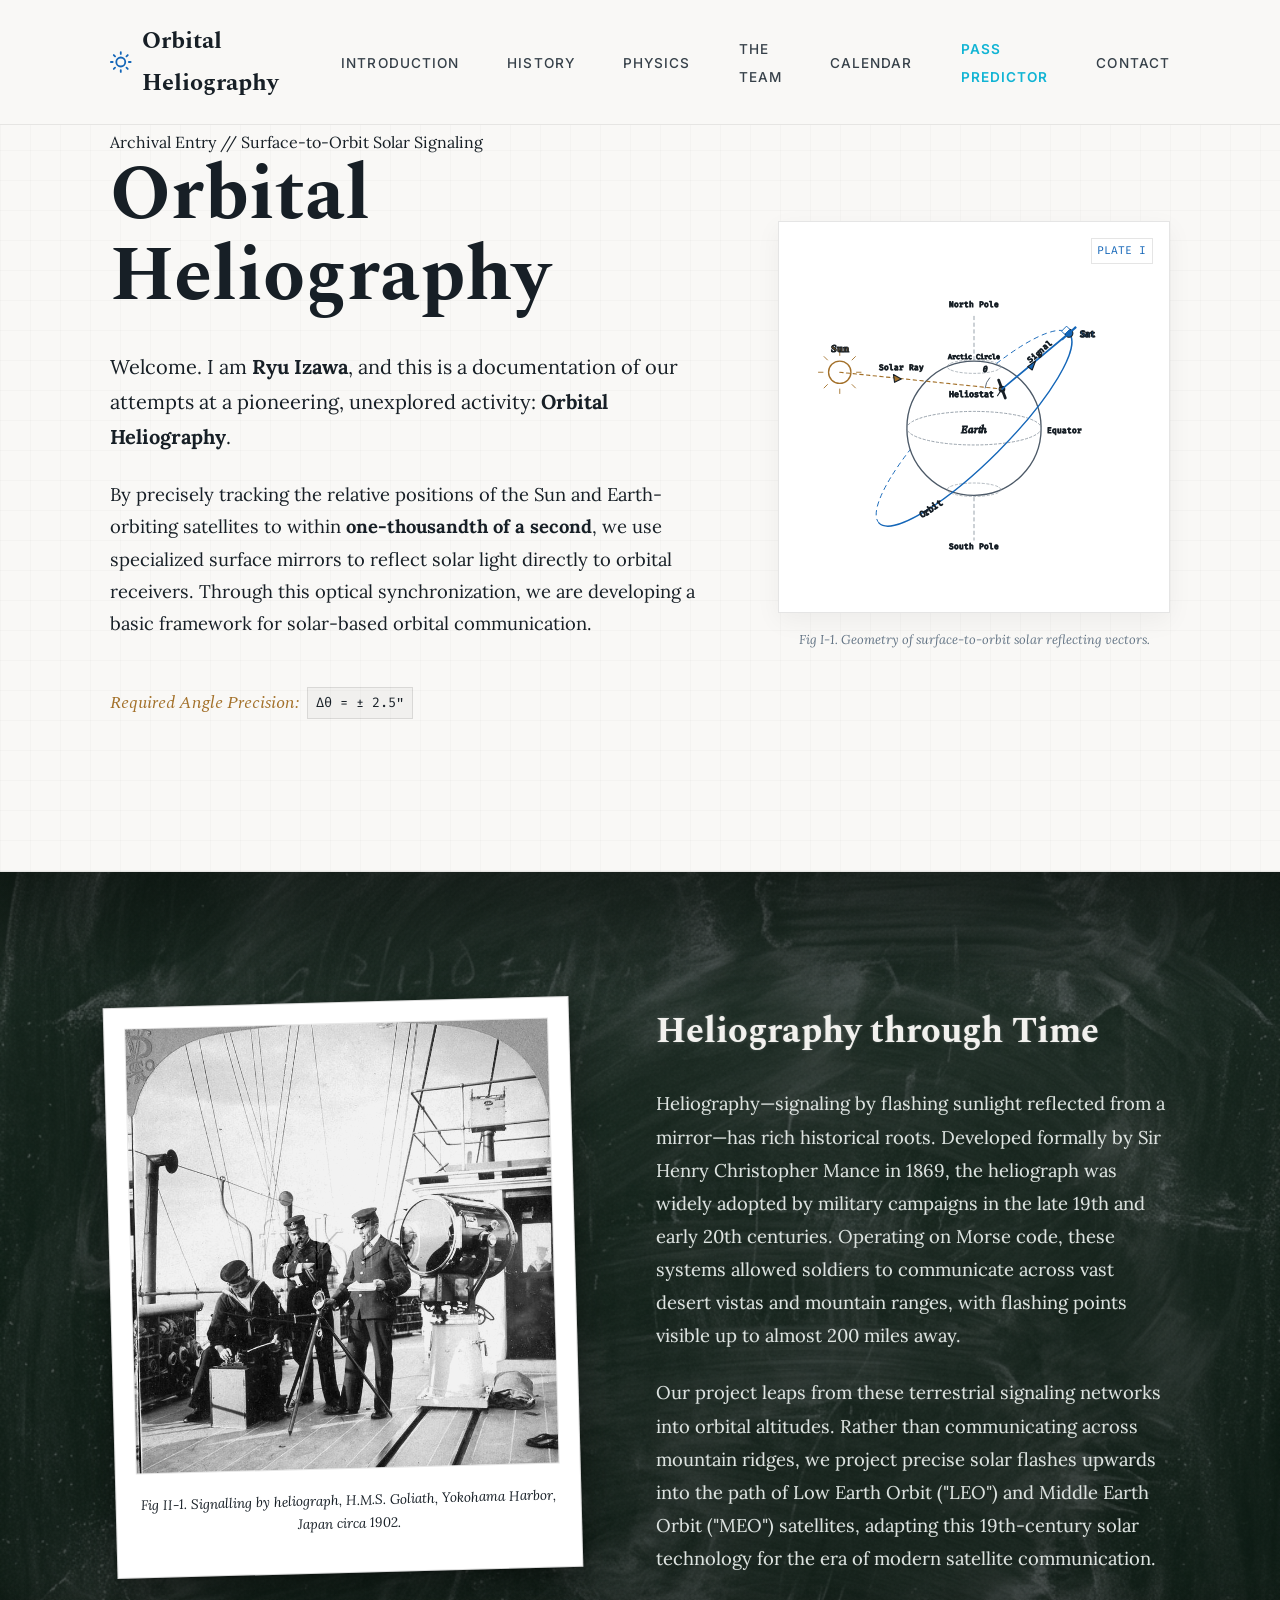
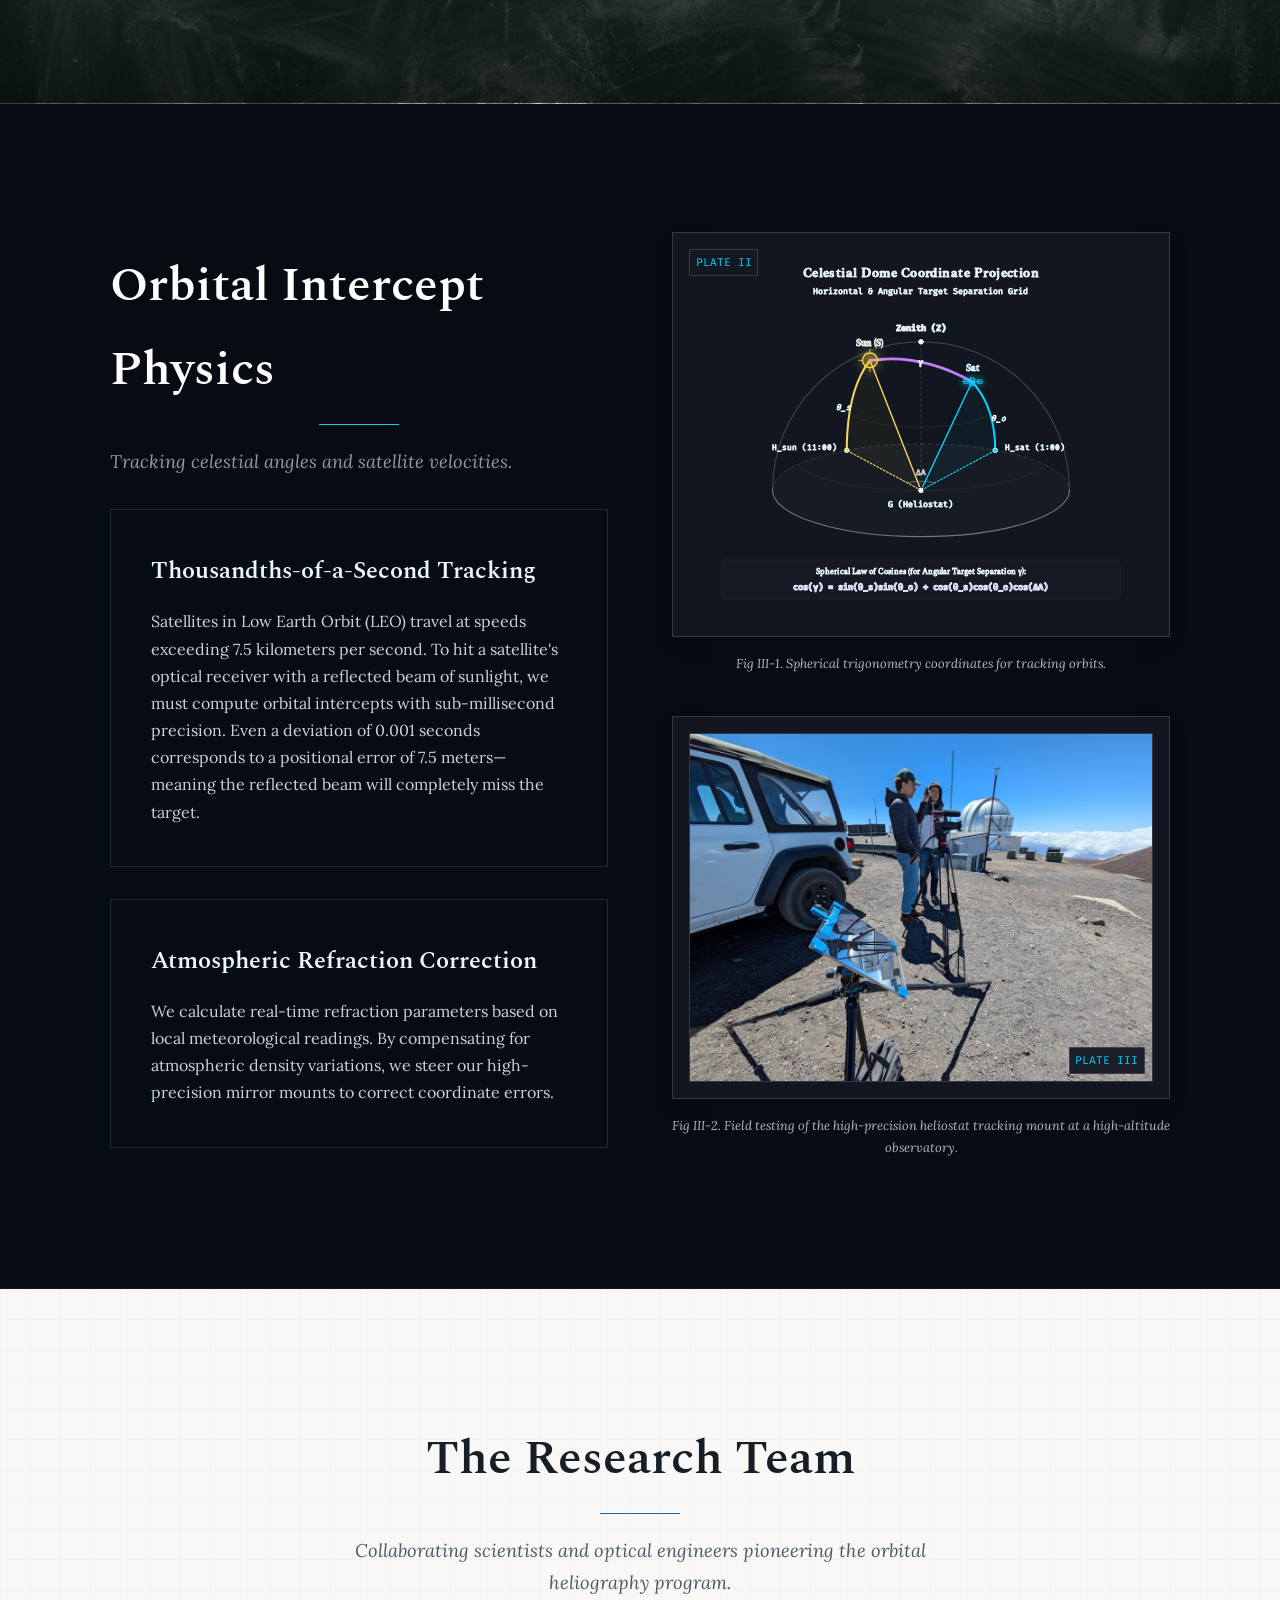
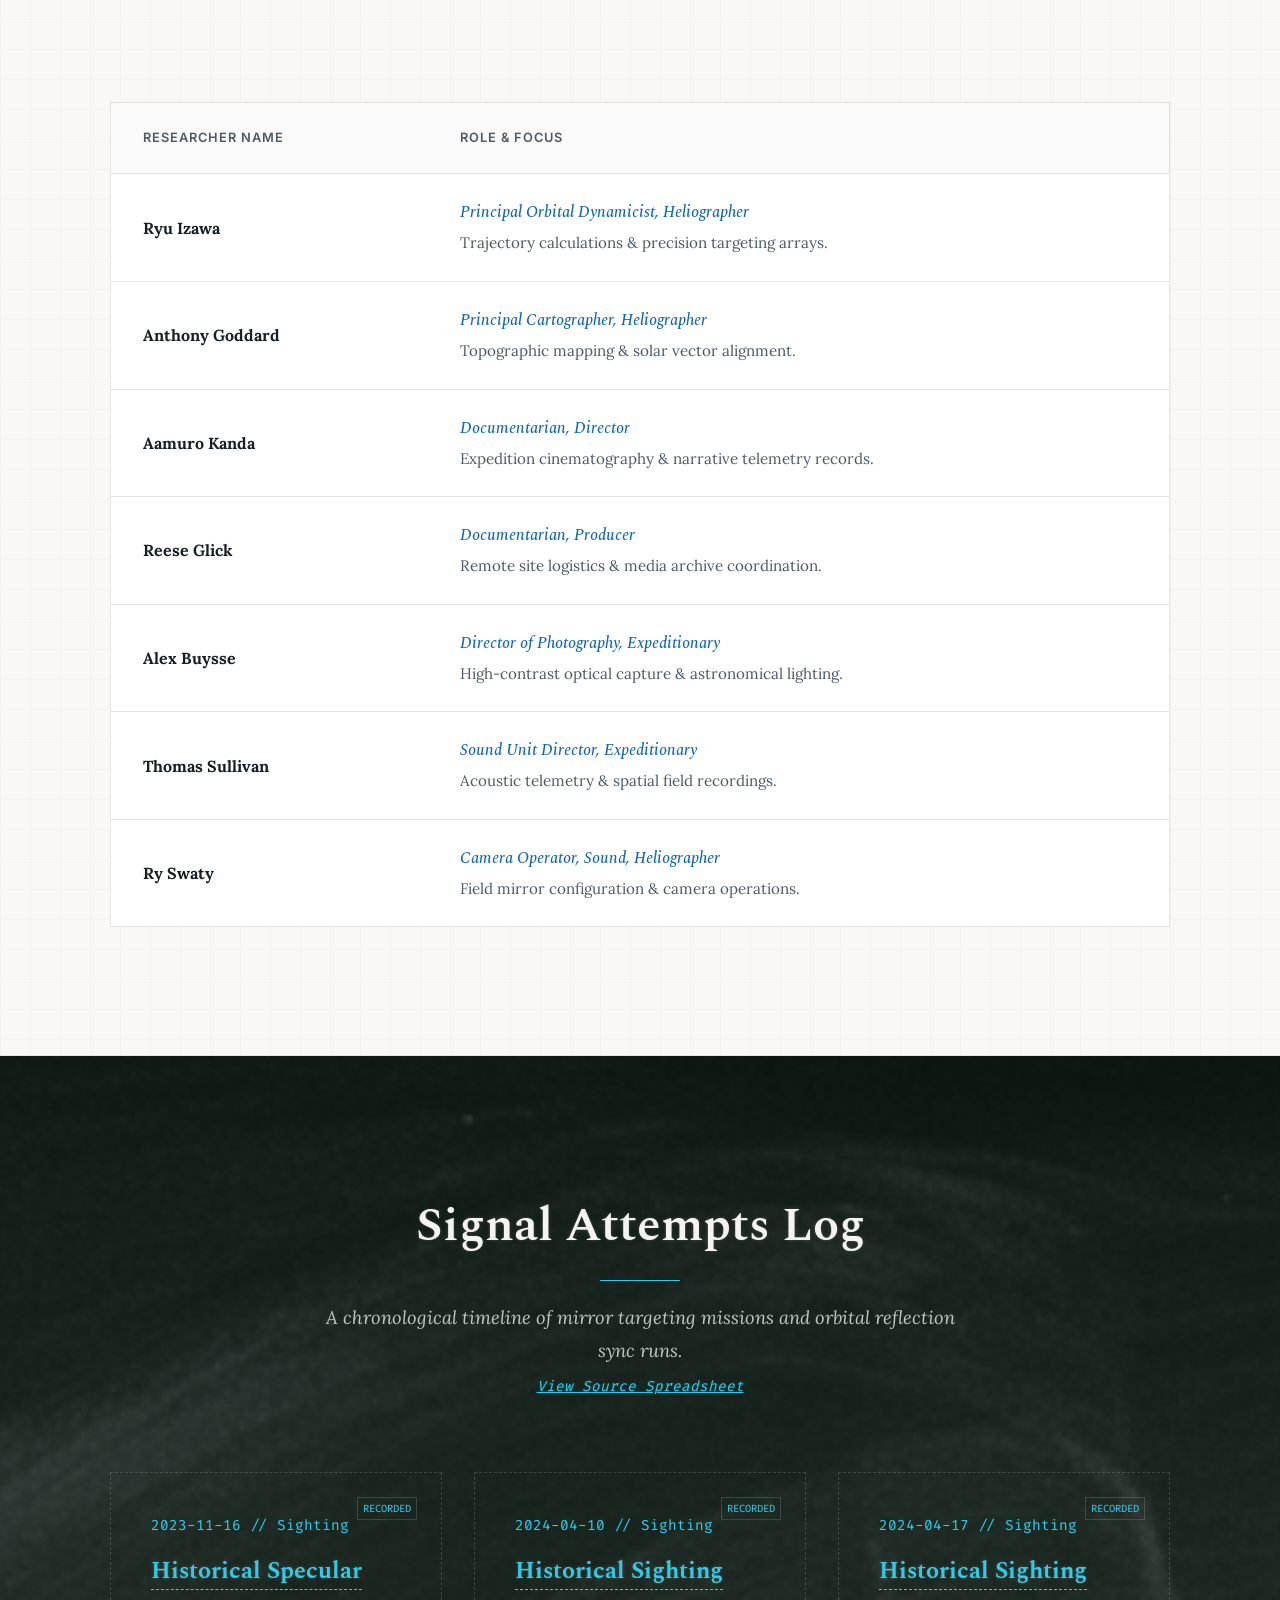
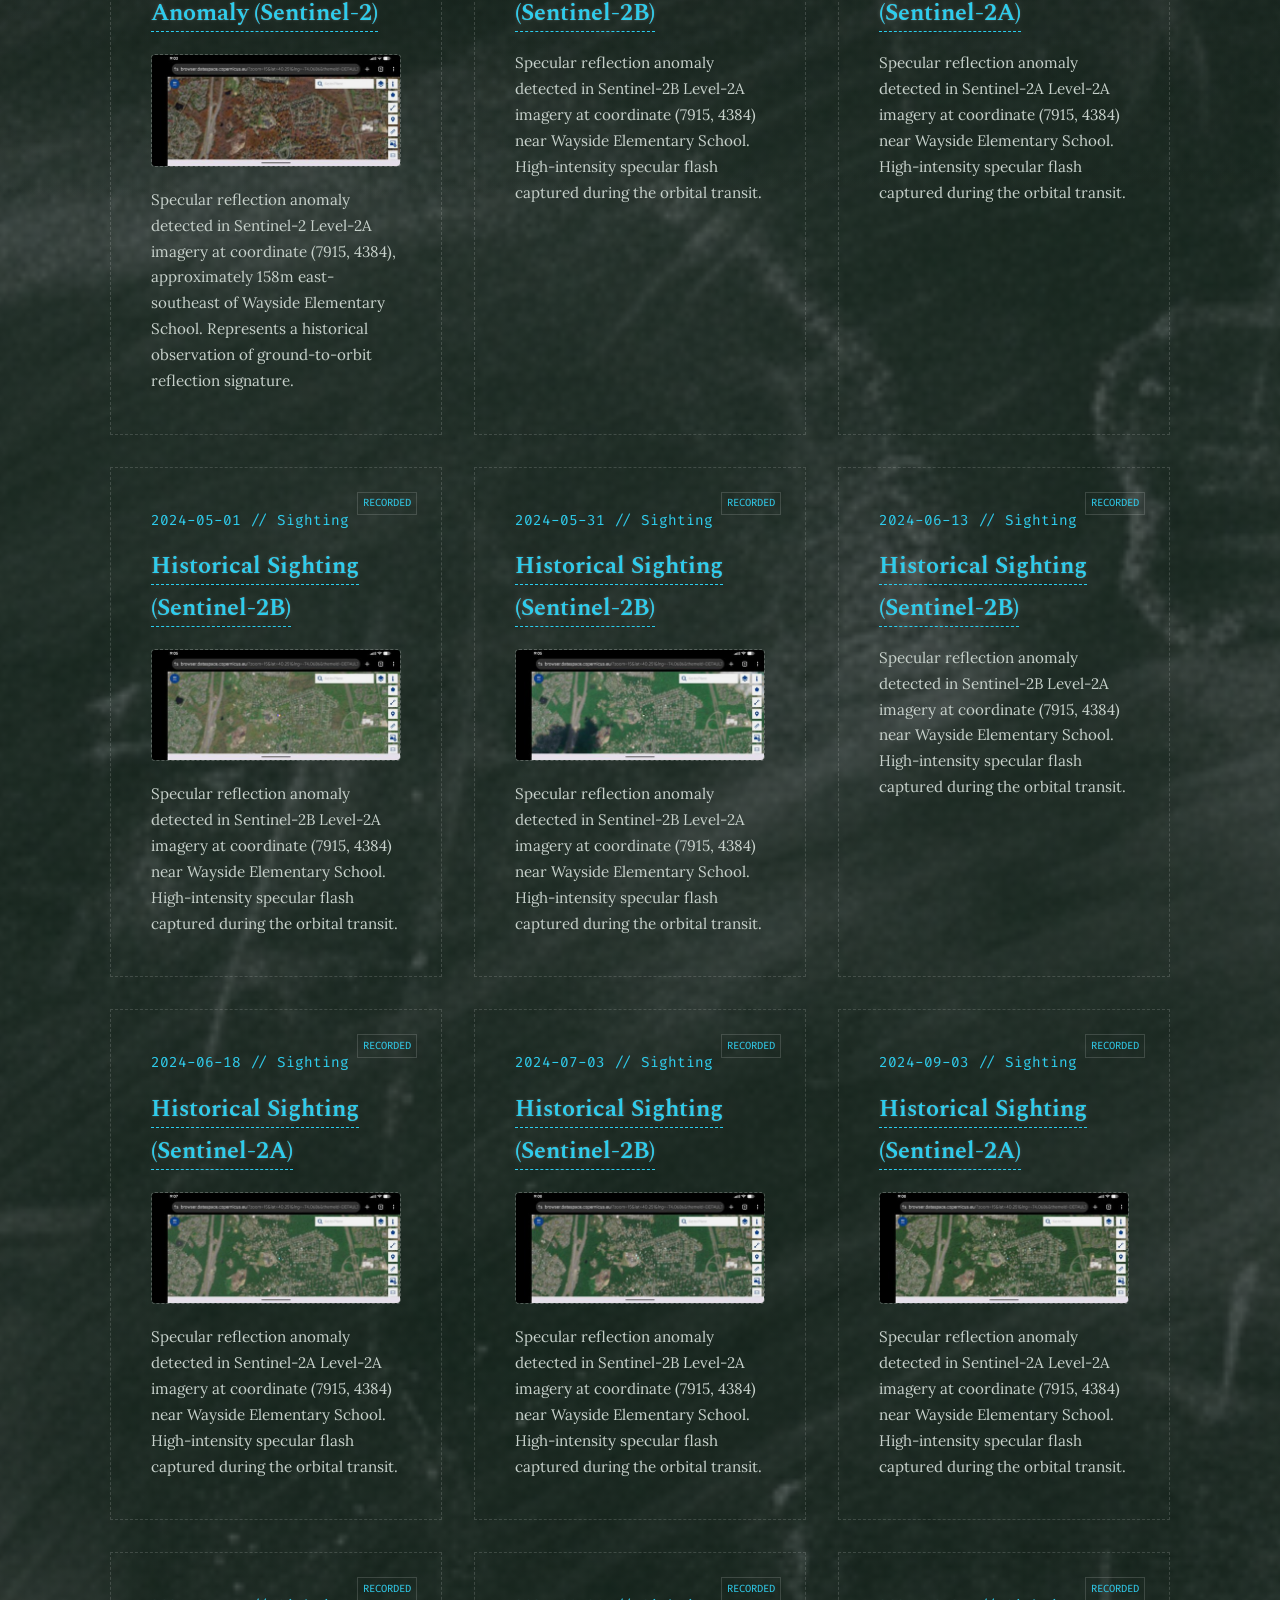
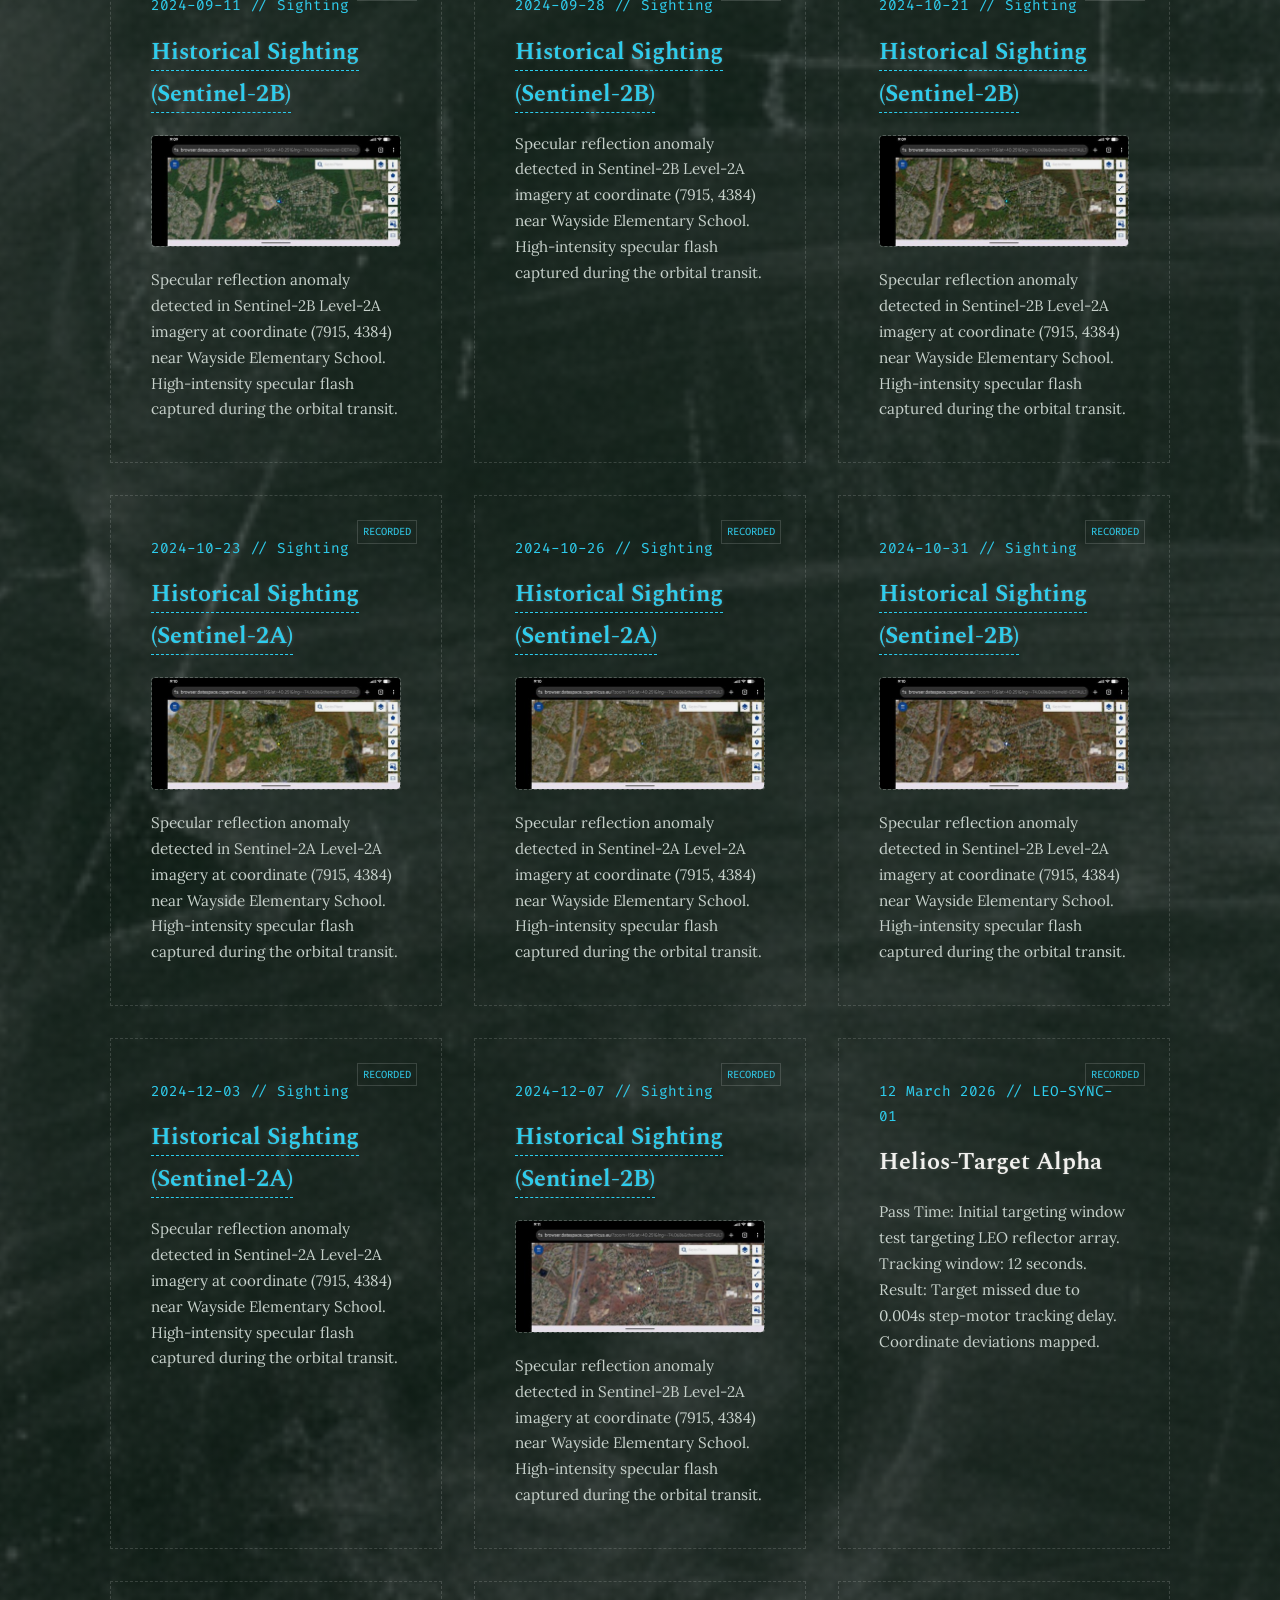
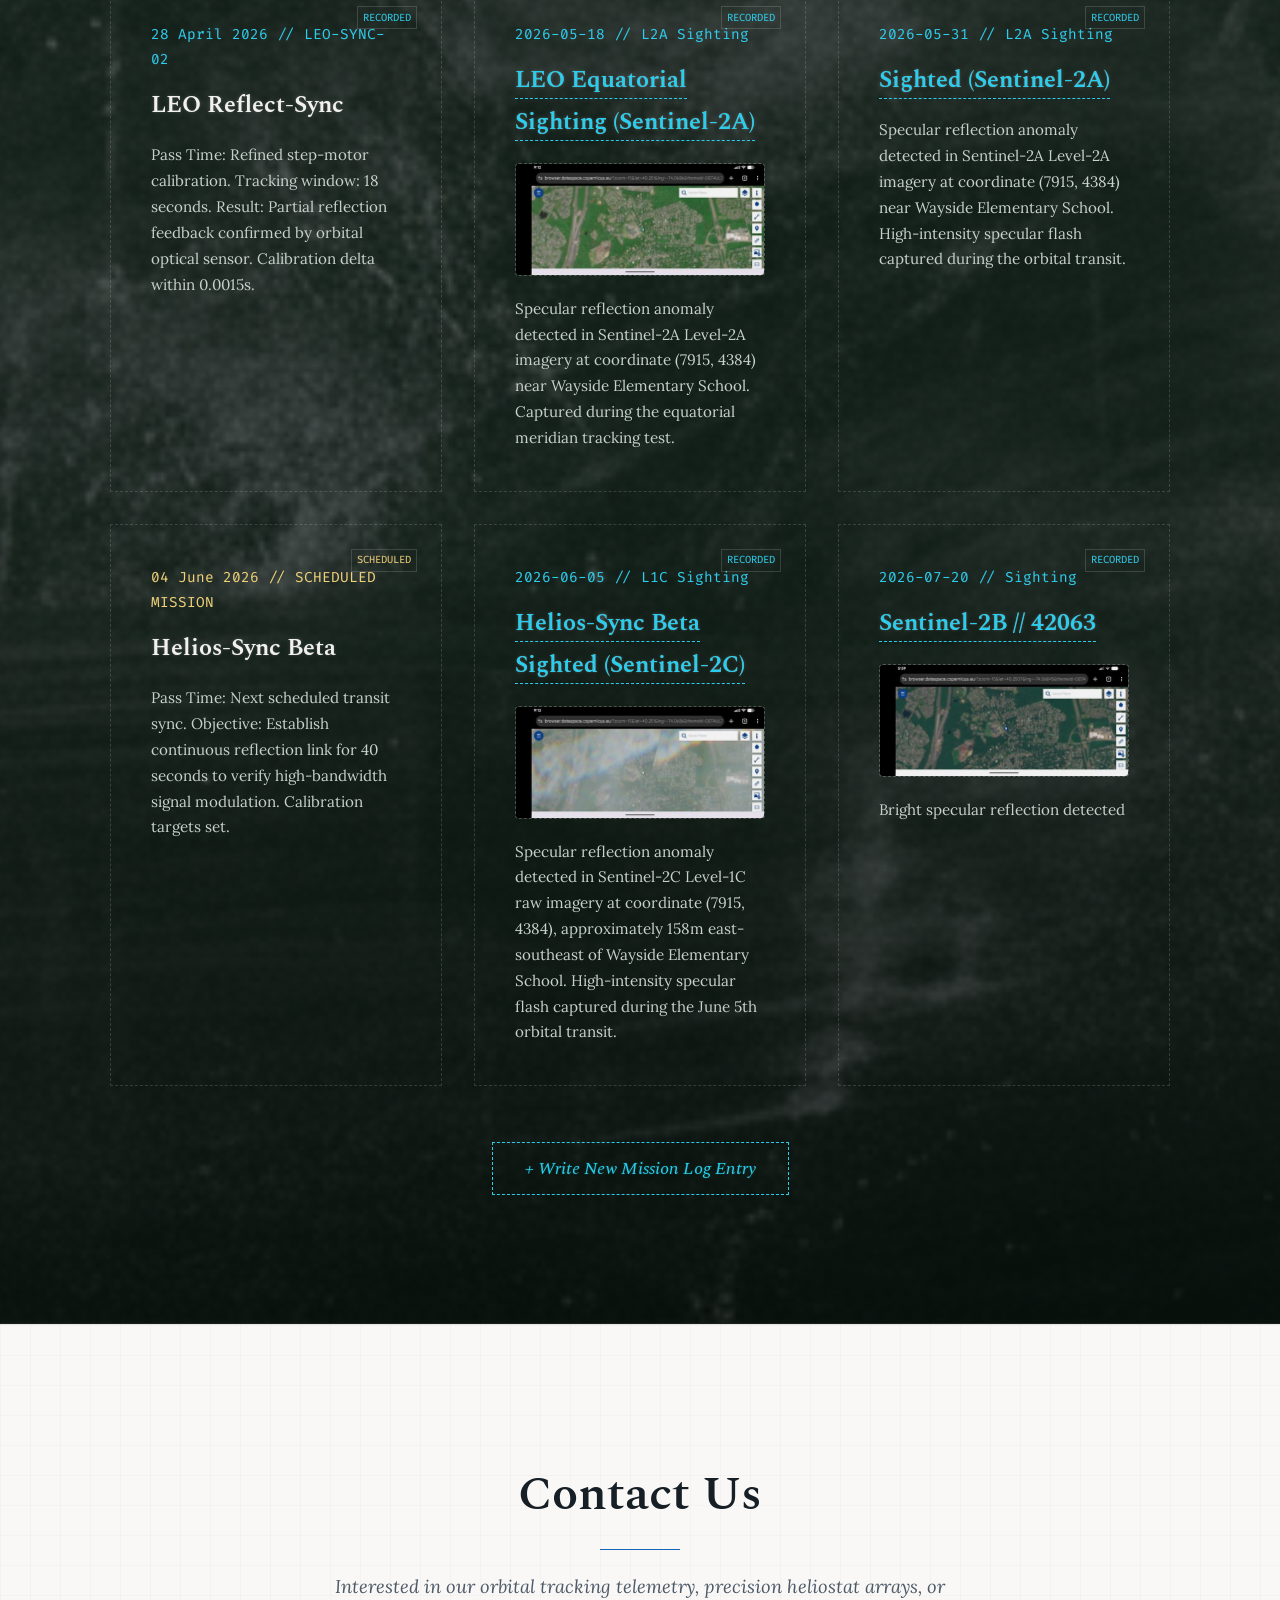
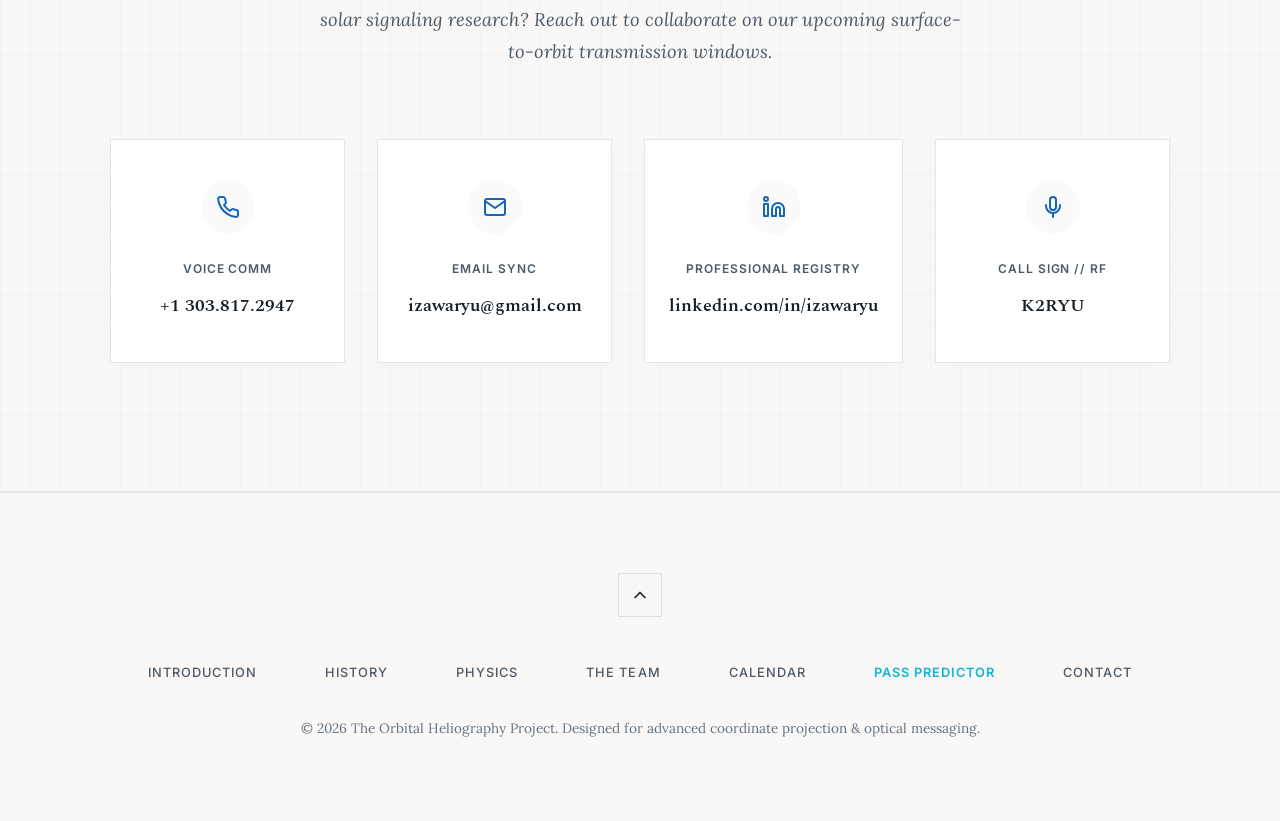
<file: index.html>
<!DOCTYPE html>
<html lang="en">
<head>
  <meta charset="utf-8">
  <meta http-equiv="X-UA-Compatible" content="IE=edge">
  <meta name="viewport" content="width=device-width, initial-scale=1">
  <meta name="description" content="Pioneering orbital heliography by precisely reflecting sunlight from Earth's surface to satellites. Calculations to a thousandths of a second.">
  <meta name="author" content="Ryu Izawa">

  <title>The Orbital Heliography Project</title>

  <!-- Stylesheets -->
  <link rel="stylesheet" href="css/style.css?v=1.0.19">
</head>

<body>
  <!-- NAVIGATION -->
  <header class="navbar-container">
    <div class="container">
      <div class="nav-wrap">
        <a class="nav-brand" href="#page-top">
          <!-- Heliograph SVG Logo -->
          <svg width="24" height="24" viewBox="0 0 24 24" fill="none" stroke="currentColor" stroke-width="2" stroke-linecap="round" stroke-linejoin="round">
            <circle cx="12" cy="12" r="5"></circle>
            <line x1="12" y1="1" x2="12" y2="3"></line>
            <line x1="12" y1="21" x2="12" y2="23"></line>
            <line x1="4.22" y1="4.22" x2="5.64" y2="5.64"></line>
            <line x1="18.36" y1="18.36" x2="19.78" y2="19.78"></line>
            <line x1="1" y1="12" x2="3" y2="12"></line>
            <line x1="21" y1="12" x2="23" y2="12"></line>
            <line x1="4.22" y1="19.78" x2="5.64" y2="18.36"></line>
            <line x1="18.36" y1="5.64" x2="19.78" y2="4.22"></line>
          </svg>
          <span>Orbital Heliography</span>
        </a>
        
        <nav aria-label="Main Navigation">
          <ul class="nav-links">
            <li><a class="nav-link" href="#introduction">Introduction</a></li>
            <li><a class="nav-link" href="#history">History</a></li>
            <li><a class="nav-link" href="#physics">Physics</a></li>
            <li><a class="nav-link" href="#team">The Team</a></li>
            <li><a class="nav-link" href="#calendar">Calendar</a></li>
            <li><a class="nav-link" href="predictor.html" style="color: var(--accent-cyan); font-weight: 600;">Pass Predictor</a></li>
            <li><a class="nav-link" href="#contact">Contact</a></li>
          </ul>
        </nav>

        <div class="hamburger" aria-label="Open mobile menu" aria-expanded="false">
          <span></span>
          <span></span>
          <span></span>
        </div>
      </div>
    </div>
  </header>

  <main id="page-top">
    
    <!-- SECTION 1: INTRODUCTION (White Technical Journal Paper) -->
    <section class="section section-paper" id="introduction">
      <div class="container">
        <div class="paper-grid reveal">
          <div class="paper-text-box">
            <div class="hero-subtitle">Archival Entry // Surface-to-Orbit Solar Signaling</div>
            <h1 class="paper-title">Orbital Heliography</h1>
            <p class="paper-description">
              Welcome. I am <strong>Ryu Izawa</strong>, and this is a documentation of our attempts at a pioneering, unexplored activity: <strong>Orbital Heliography</strong>. 
            </p>
            <p class="paper-description" style="font-size: 1.15rem; margin-top: -1.5rem;">
              By precisely tracking the relative positions of the Sun and Earth-orbiting satellites to within <strong>one-thousandth of a second</strong>, we use specialized surface mirrors to reflect solar light directly to orbital receivers. Through this optical synchronization, we are developing a basic framework for solar-based orbital communication.
            </p>
            
            <div class="paper-math">
              <span>Required Angle Precision:</span>
              <code>&Delta;&theta; = &plusmn; 2.5&Prime;</code>
            </div>
          </div>
          
          <div class="paper-diagram-container">
            <div class="paper-diagram-box" style="--plate-text: 'PLATE I';">
              <!-- Technical SVG Drawing: Celestial Heliography coordinate calculations -->
              <svg viewBox="0 0 320 320" fill="none" stroke="currentColor" stroke-linecap="round" stroke-linejoin="round" class="blueprint-svg">
                <!-- Earth Polar Axis (Perfecty Vertical) -->
                <line x1="160" y1="70" x2="160" y2="270" stroke="var(--text-muted, currentColor)" stroke-width="0.8" stroke-dasharray="3,3" />
                <text x="160" y="62" fill="var(--text-muted, currentColor)" font-family="var(--font-mono)" font-size="7" text-anchor="middle">North Pole</text>
                <text x="160" y="278" fill="var(--text-muted, currentColor)" font-family="var(--font-mono)" font-size="7" text-anchor="middle">South Pole</text>
                
                <!-- Orbit Track - Back Half (Dotted background half, drawn behind Earth, rotated by -45 degrees) -->
                <g transform="rotate(-45, 160, 170)">
                  <path d="M 40 170 A 120 30 0 0 1 280 170" stroke="var(--accent-cyan)" stroke-width="0.8" stroke-dasharray="4,4" />
                </g>
                
                <!-- Earth Sphere (Central) -->
                <circle cx="160" cy="170" r="60" stroke="var(--text-secondary, currentColor)" stroke-width="1.2" fill="#fff" />
                <text x="160" y="174" fill="var(--text-muted, currentColor)" font-family="var(--font-heading)" font-size="10" font-style="italic" text-anchor="middle">Earth</text>
                
                <!-- Earth Equator (Perfecty Horizontal Ellipse) -->
                <ellipse cx="160" cy="170" rx="60" ry="15" stroke="var(--text-muted, currentColor)" stroke-width="0.8" stroke-dasharray="2,2" />
                <text x="225" y="174" fill="var(--text-muted, currentColor)" font-family="var(--font-mono)" font-size="7">Equator</text>
                
                <!-- Earth Grid Lines: Arctic Circle, Antarctic Circle (Adds rich technical blueprint feel) -->
                <ellipse cx="160" cy="115" rx="24" ry="6" stroke="var(--text-muted, currentColor)" stroke-width="0.6" stroke-dasharray="2,2" />
                <text x="160" y="108" fill="var(--text-muted, currentColor)" font-family="var(--font-mono)" font-size="6" text-anchor="middle">Arctic Circle</text>
                <ellipse cx="160" cy="225" rx="24" ry="6" stroke="var(--text-muted, currentColor)" stroke-width="0.6" stroke-dasharray="2,2" />
                
                <!-- Orbit Track - Front Half (Solid foreground half, drawn in front of Earth, rotated by -45 degrees) -->
                <g transform="rotate(-45, 160, 170)">
                  <path d="M 40 170 A 120 30 0 0 0 280 170" stroke="var(--accent-cyan)" stroke-width="1.2" />
                  <text x="70" y="194" fill="var(--accent-cyan)" font-family="var(--font-mono)" font-size="8" transform="rotate(12, 70, 194)">Orbit</text>
                  
                  <!-- Satellite (Sat) on Orbit (North of Equator, rotated into position) -->
                  <g transform="translate(280, 170)">
                    <circle cx="0" cy="0" r="3.5" fill="var(--accent-cyan)" />
                    <line x1="-8" y1="0" x2="8" y2="0" stroke="var(--accent-cyan)" stroke-width="1.2" />
                    <rect x="-3" y="-6" width="6" height="4" stroke="var(--accent-cyan)" fill="#fff" stroke-width="0.8" />
                    <!-- Counter-rotate text by 45 degrees so it stays upright -->
                    <text x="10" y="3" fill="var(--accent-cyan)" font-family="var(--font-mono)" font-size="8" font-weight="bold" transform="rotate(45)">Sat</text>
                  </g>
                </g>
                
                <!-- Heliostat on Earth's Surface (Inside Earth disc, slightly towards centerline, 36 degrees North) -->
                <circle cx="185" cy="135" r="2.5" fill="var(--text-primary, currentColor)" />
                <!-- Mathematically oriented mirror: perpendicular to bisector of Sun/Sat rays -->
                <line x1="182" y1="127" x2="188" y2="143" stroke="var(--text-primary, currentColor)" stroke-width="2.5" />
                <!-- Mirror mount pole -->
                <line x1="185" y1="135" x2="181" y2="141" stroke="var(--text-primary, currentColor)" stroke-width="1" />
                <text x="138" y="142" fill="var(--text-primary, currentColor)" font-family="var(--font-mono)" font-size="7.5">Heliostat</text>
                
                <!-- Sun (Left side, North of equator) -->
                <circle cx="40" cy="120" r="10" stroke="var(--accent-gold)" stroke-width="1.2" />
                <path d="M40 105 L40 101 M40 135 L40 139 M25 120 L21 120 M55 120 L59 120 M29 109 L26 106 M51 131 L54 134 M29 131 L26 134 M51 109 L54 106" stroke="var(--accent-gold)" stroke-width="0.8" />
                <text x="40" y="102" fill="var(--accent-gold)" font-family="var(--font-heading)" font-size="9" font-weight="bold" text-anchor="middle">Sun</text>
                
                <!-- Solar Incident Ray (Sun to Heliostat) -->
                <line x1="40" y1="120" x2="185" y2="135" stroke="var(--accent-gold)" stroke-width="1" stroke-dasharray="3,3" />
                <path d="M95 126 L88 122 L89 129 Z" fill="var(--accent-gold)" />
                <text x="75" y="118" fill="var(--accent-gold)" font-family="var(--font-mono)" font-size="7">Solar Ray</text>
                
                <!-- Reflected Message Ray (Heliostat to Satellite) -->
                <line x1="185" y1="135" x2="251" y2="80" stroke="var(--accent-cyan)" stroke-width="1.5" />
                <path d="M215 110 L208 115 L212 118 Z" fill="var(--accent-cyan)" />
                <text x="210" y="112" fill="var(--accent-cyan)" font-family="var(--font-mono)" font-size="7" transform="rotate(-40, 210, 112)">Signal</text>
                
                <!-- Geometric angle marking at Heliostat -->
                <path d="M170 134 A 15 15 0 0 1 174 125" stroke="var(--text-secondary, currentColor)" stroke-width="0.8" />
                <text x="168" y="120" fill="var(--text-secondary, currentColor)" font-family="var(--font-heading)" font-size="8" font-style="italic">&theta;</text>
              </svg>
            </div>
            <div class="paper-diagram-caption">
              Fig I-1. Geometry of surface-to-orbit solar reflecting vectors.
            </div>
          </div>
        </div>
      </div>
    </section>

    <!-- SECTION 2: HISTORY OF HELIOGRAPHY (Green Blackboard) -->
    <section class="section section-chalkboard" id="history">
      <div class="container">
        <div class="chalkboard-grid reveal">
          <!-- Column 1: Historical Diagram -->
          <div class="chalk-graphic-container">
            <div class="chalk-photo-frame">
              <img src="img/mance_heliograph_historic.jpg" alt="Historic photo of Mance MKII Heliograph in use" class="chalk-photo">
              <div class="chalk-photo-caption">Fig II-1. Signalling by heliograph, H.M.S. Goliath, Yokohama Harbor, Japan circa 1902.</div>
            </div>
          </div>

          <!-- Column 2: Historical context -->
          <div class="chalk-notes-container">
            <h2 class="chalk-header" style="font-size: 2.25rem; margin-bottom: 1.5rem;">Heliography through Time</h2>
            <p class="chalk-text" style="font-size: 1.15rem; line-height: 1.8;">
              Heliography—signaling by flashing sunlight reflected from a mirror—has rich historical roots. Developed formally by Sir Henry Christopher Mance in 1869, the heliograph was widely adopted by military campaigns in the late 19th and early 20th centuries. Operating on Morse code, these systems allowed soldiers to communicate across vast desert vistas and mountain ranges, with flashing points visible up to almost 200 miles away.
            </p>
            <p class="chalk-text" style="font-size: 1.15rem; line-height: 1.8; margin-top: 1.5rem;">
              Our project leaps from these terrestrial signaling networks into orbital altitudes. Rather than communicating across mountain ridges, we project precise solar flashes upwards into the path of Low Earth Orbit ("LEO") and Middle Earth Orbit ("MEO") satellites, adapting this 19th-century solar technology for the era of modern satellite communication.
            </p>
          </div>
        </div>
      </div>
    </section>

    <!-- SECTION 3: PHYSICS & METRICS (Midnight Starfield Canvas Background) -->
    <section class="section section-starfield" id="physics">
      <!-- Live orbital intercept simulation canvas background -->
      <canvas id="starfield-canvas"></canvas>
      
      <div class="container" style="position: relative; z-index: 2;">
        <div class="starfield-grid reveal">
          <div class="starfield-text-box">
            <h2 class="section-title" style="text-align: left;">Orbital Intercept Physics</h2>
            <p class="section-subtitle" style="text-align: left; margin: 0 0 2rem 0; font-size: 1.15rem;">
              Tracking celestial angles and satellite velocities.
            </p>
            
            <div class="starfield-card" style="margin-bottom: 2rem;">
              <h3>Thousandths-of-a-Second Tracking</h3>
              <p style="font-size: 1rem; line-height: 1.7; opacity: 0.85;">
                Satellites in Low Earth Orbit (LEO) travel at speeds exceeding 7.5 kilometers per second. To hit a satellite's optical receiver with a reflected beam of sunlight, we must compute orbital intercepts with sub-millisecond precision. Even a deviation of 0.001 seconds corresponds to a positional error of 7.5 meters—meaning the reflected beam will completely miss the target.
              </p>
            </div>
            
            <div class="starfield-card">
              <h3>Atmospheric Refraction Correction</h3>
              <p style="font-size: 1rem; line-height: 1.7; opacity: 0.85;">
                We calculate real-time refraction parameters based on local meteorological readings. By compensating for atmospheric density variations, we steer our high-precision mirror mounts to correct coordinate errors.
              </p>
            </div>
          </div>
          
          <div class="starfield-diagram-container">
            <div class="paper-diagram-box" style="background: rgba(20, 25, 35, 0.8); backdrop-filter: var(--glass-backdrop); --plate-text: 'PLATE II'; --plate-top: 1rem; --plate-left: 1rem; --plate-right: auto; --plate-bg: rgba(20, 25, 35, 0.95); --border-color: rgba(255, 255, 255, 0.15);">
              <!-- Spherical Trig Orbit Intercept Diagram -->
              <svg viewBox="0 0 500 400" fill="none" stroke="currentColor" stroke-linecap="round" stroke-linejoin="round" style="width: 100%; height: auto;">
                <defs>
                  <!-- Soft glows -->
                  <filter id="glow-gold" x="-50%" y="-50%" width="200%" height="200%">
                    <feGaussianBlur in="SourceGraphic" stdDeviation="6" result="blur" />
                    <feMerge>
                      <feMergeNode in="blur" />
                      <feMergeNode in="SourceGraphic" />
                    </feMerge>
                  </filter>
                  <filter id="glow-cyan" x="-50%" y="-50%" width="200%" height="200%">
                    <feGaussianBlur in="SourceGraphic" stdDeviation="4" result="blur" />
                    <feMerge>
                      <feMergeNode in="blur" />
                      <feMergeNode in="SourceGraphic" />
                    </feMerge>
                  </filter>
                </defs>

                <!-- Title / Heading -->
                <text x="250" y="30" fill="var(--text-primary)" font-family="var(--font-heading)" font-size="14" font-weight="600" text-anchor="middle" letter-spacing="0.5">Celestial Dome Coordinate Projection</text>
                <text x="250" y="48" fill="var(--text-muted, hsl(220, 15%, 65%))" font-family="var(--font-mono)" font-size="9" text-anchor="middle">Horizontal &amp; Angular Target Separation Grid</text>

                <!-- Dome Surface Grid: Almucantars (Horizontal Latitude Circles) -->
                <!-- Almucantar at h=30 deg -->
                <path d="M 120 236 A 138.6 37.5 0 0 1 380 236" stroke="rgba(255, 255, 255, 0.05)" stroke-width="0.8" stroke-dasharray="4,4" />
                <path d="M 380 236 A 138.6 37.5 0 0 1 120 236" stroke="rgba(255, 255, 255, 0.08)" stroke-width="0.8" />

                <!-- Almucantar at h=60 deg -->
                <path d="M 178 180 A 80 21.6 0 0 1 322 180" stroke="rgba(255, 255, 255, 0.05)" stroke-width="0.8" stroke-dasharray="4,4" />
                <path d="M 322 180 A 80 21.6 0 0 1 178 180" stroke="rgba(255, 255, 255, 0.08)" stroke-width="0.8" />

                <!-- Dome Meridians (Vertical Grid Profiles) -->
                <path d="M 90 260 A 160 160 0 0 1 410 260" stroke="rgba(255, 255, 255, 0.2)" stroke-width="1.2" />

                <!-- Back Horizon (Dashed) -->
                <path d="M 90 260 A 160 50 0 0 1 410 260" stroke="rgba(255, 255, 255, 0.15)" stroke-width="1" stroke-dasharray="4,4" />

                <!-- Ground Plane (Local Horizon) Fill -->
                <ellipse cx="250" cy="260" rx="160" ry="50" fill="rgba(255, 255, 255, 0.02)" stroke="none" />

                <!-- Zenith Axis (Vertical Line G -> Z) -->
                <line x1="250" y1="260" x2="250" y2="100" stroke="rgba(255, 255, 255, 0.15)" stroke-width="1" stroke-dasharray="3,3" />

                <!-- Radial Vectors on Ground Plane (to H_sun and H_sat on the rim) -->
                <!-- G -> H_sun (11 o'clock) -->
                <line x1="250" y1="260" x2="170" y2="217" stroke="var(--accent-gold)" stroke-width="1.2" stroke-dasharray="2,2" />
                <!-- G -> H_sat (1 o'clock) -->
                <line x1="250" y1="260" x2="330" y2="217" stroke="var(--accent-cyan)" stroke-width="1.2" stroke-dasharray="2,2" />

                <!-- Ground Plane Azimuth Arc (ΔA) -->
                <path d="M 236 252 A 30 15 0 0 1 264 252" stroke="rgba(255, 255, 255, 0.4)" stroke-width="1" fill="none" stroke-dasharray="2,1" />

                <!-- Vertical Coordinate Slice 1 (Sun sector at 11 o'clock) -->
                <path d="M 250 260 L 170 217 Q 170 152 195 120 Z" fill="rgba(255, 215, 0, 0.04)" stroke="none" />
                <line x1="250" y1="260" x2="195" y2="120" stroke="var(--accent-gold)" stroke-width="1.5" />
                
                <!-- Sun Altitude Arc: Horizon rim (H_sun) to Sun (S) only (spherical curved - balanced) -->
                <path d="M 170 217 Q 170 152 195 120" stroke="var(--accent-gold)" stroke-width="2.2" />

                <!-- Vertical Coordinate Slice 2 (Satellite sector at 1 o'clock) -->
                <path d="M 250 260 L 330 217 Q 330 170 305 143 Z" fill="rgba(0, 240, 240, 0.03)" stroke="none" />
                <line x1="250" y1="260" x2="305" y2="143" stroke="var(--accent-cyan)" stroke-width="1.5" />
                
                <!-- Satellite Altitude Arc: Horizon rim (H_sat) to Satellite (Sat) only (spherical curved - balanced) -->
                <path d="M 330 217 Q 330 170 305 143" stroke="var(--accent-cyan)" stroke-width="2.2" />

                <!-- Great Circle Segment / Angular separation γ directly connecting Sun & Satellite -->
                <path d="M 195 120 Q 250 112 305 143" stroke="#c080ff" stroke-width="3" />

                <!-- Front Horizon (Solid Rim) -->
                <path d="M 410 260 A 160 50 0 0 1 90 260" stroke="rgba(255, 255, 255, 0.4)" stroke-width="1.2" />

                <!-- Ground Points -->
                <!-- G (Heliostat center) -->
                <circle cx="250" cy="260" r="3.5" fill="#ffffff" stroke="#111" stroke-width="1" />
                <text x="250" y="278" fill="var(--text-primary)" font-family="var(--font-mono)" font-size="9" text-anchor="middle">G (Heliostat)</text>

                <!-- Horizon projections on the rim -->
                <!-- H_sun (11 o'clock) -->
                <circle cx="170" cy="217" r="2.5" fill="var(--accent-gold)" />
                <text x="160" y="217" fill="var(--accent-gold)" font-family="var(--font-mono)" font-size="8.5" text-anchor="end">H_sun (11:00)</text>
                <!-- H_sat (1 o'clock) -->
                <circle cx="330" cy="217" r="2.5" fill="var(--accent-cyan)" />
                <text x="340" y="217" fill="var(--accent-cyan)" font-family="var(--font-mono)" font-size="8.5" text-anchor="start">H_sat (1:00)</text>

                <!-- Sky Points (Sun & Satellite) exactly on their respective arcs -->
                <!-- Sun (S) -->
                <g filter="url(#glow-gold)">
                  <circle cx="195" cy="120" r="8" fill="rgba(255, 215, 0, 0.2)" stroke="var(--accent-gold)" stroke-width="1.5" />
                  <line x1="195" y1="108" x2="195" y2="111" stroke="var(--accent-gold)" stroke-width="0.8" />
                  <line x1="195" y1="129" x2="195" y2="132" stroke="var(--accent-gold)" stroke-width="0.8" />
                  <line x1="183" y1="120" x2="186" y2="120" stroke="var(--accent-gold)" stroke-width="0.8" />
                  <line x1="204" y1="120" x2="207" y2="120" stroke="var(--accent-gold)" stroke-width="0.8" />
                </g>
                <text x="195" y="104" fill="var(--accent-gold)" font-family="var(--font-heading)" font-size="9.5" font-weight="bold" text-anchor="middle">Sun (S)</text>

                <!-- Satellite (Sat) -->
                <g transform="translate(305, 143)" filter="url(#glow-cyan)">
                  <rect x="-2.5" y="-4" width="5" height="8" rx="0.8" fill="rgba(0, 240, 240, 0.2)" stroke="var(--accent-cyan)" stroke-width="1" />
                  <line x1="-10" y1="0" x2="10" y2="0" stroke="var(--accent-cyan)" stroke-width="1" />
                  <rect x="-9" y="-2" width="5" height="4" rx="0.5" fill="rgba(0, 240, 240, 0.1)" stroke="var(--accent-cyan)" stroke-width="0.8" />
                  <rect x="6" y="-2" width="5" height="4" rx="0.5" fill="rgba(0, 240, 240, 0.1)" stroke="var(--accent-cyan)" stroke-width="0.8" />
                </g>
                <text x="305" y="132" fill="var(--accent-cyan)" font-family="var(--font-heading)" font-size="9.5" font-weight="bold" text-anchor="middle">Sat</text>

                <!-- Zenith Reference (Z) -->
                <circle cx="250" cy="100" r="2.5" fill="#ffffff" />
                <text x="250" y="88" fill="var(--text-primary)" font-family="var(--font-mono)" font-size="9.5" font-weight="bold" text-anchor="middle">Zenith (Z)</text>

                <!-- Angle & Distance Labels -->
                <!-- Elevation labels (along vertical arcs) -->
                <text x="167" y="173" fill="var(--accent-gold)" font-family="var(--font-mono)" font-size="8.5" font-style="italic" text-anchor="middle">&theta;_s</text>
                <text x="333" y="185" fill="var(--accent-cyan)" font-family="var(--font-mono)" font-size="8.5" font-style="italic" text-anchor="middle">&theta;_o</text>

                <!-- Angular Separation (gamma) along S-Sat arc -->
                <text x="250" y="125" fill="#c080ff" font-family="var(--font-mono)" font-size="9" font-weight="bold" text-anchor="middle">&gamma;</text>

                <!-- Azimuth separation labels -->
                <!-- Delta A at ground G -->
                <text x="250" y="244" fill="var(--text-primary)" font-family="var(--font-mono)" font-size="8.5" opacity="0.8" text-anchor="middle">&Delta;A</text>

                <!-- Explanatory math key at bottom -->
                <rect x="35" y="335" width="430" height="42" rx="4" fill="rgba(255, 255, 255, 0.01)" stroke="rgba(255, 255, 255, 0.05)" stroke-width="0.8" />
                <text x="250" y="350" fill="var(--text-muted, hsl(220, 15%, 75%))" font-family="var(--font-heading)" font-size="8.5" text-anchor="middle">Spherical Law of Cosines (for Angular Target Separation &gamma;):</text>
                <text x="250" y="367" fill="#c080ff" font-family="var(--font-mono)" font-size="9.5" font-weight="bold" text-anchor="middle">cos(&gamma;) = sin(&theta;_s)sin(&theta;_o) + cos(&theta;_s)cos(&theta;_o)cos(&Delta;A)</text>
              </svg>
            </div>
            <div class="paper-diagram-caption" style="color: hsl(220, 15%, 75%);">
              Fig III-1. Spherical trigonometry coordinates for tracking orbits.
            </div>
            
            <!-- Technical field photo of precision tracking mirror array at observatory -->
            <div class="paper-diagram-box" style="margin-top: 2.5rem; background: rgba(20, 25, 35, 0.8); backdrop-filter: var(--glass-backdrop); border-color: var(--border-color); padding: 1rem; --plate-text: 'PLATE III'; --plate-top: auto; --plate-bottom: 1.5rem; --plate-right: 1.5rem; --plate-bg: rgba(20, 25, 35, 0.95); --border-color: rgba(255, 255, 255, 0.15);">
              <img src="img/physics_field_test.jpg" alt="Field test of mirror heliostat array at observatory" style="width: 100%; height: auto; display: block; border: 1px solid rgba(255, 255, 255, 0.15);">
            </div>
            <div class="paper-diagram-caption" style="color: hsl(220, 15%, 75%);">
              Fig III-2. Field testing of the high-precision heliostat tracking mount at a high-altitude observatory.
            </div>
          </div>
        </div>
      </div>
    </section>

    <!-- SECTION 4: THE TEAM (White Journal paper Ledger) -->
    <section class="section section-paper" id="team">
      <div class="container">
        <div class="text-center">
          <h2 class="section-title reveal">The Research Team</h2>
          <p class="section-subtitle reveal">
            Collaborating scientists and optical engineers pioneering the orbital heliography program.
          </p>
        </div>

        <div class="reveal" style="overflow-x: auto;">
          <!-- Sci-fi Foundation placeholder names team ledger table -->
          <table class="team-table">
            <thead>
              <tr>
                <th style="width: 30%;">Researcher Name</th>
                <th style="width: 70%;">Role &amp; Focus</th>
              </tr>
            </thead>
            <tbody>
              <tr>
                <td><strong>Ryu Izawa</strong></td>
                <td>
                  <div class="team-role">Principal Orbital Dynamicist, Heliographer</div>
                  <div class="team-specialty">Trajectory calculations &amp; precision targeting arrays.</div>
                </td>
              </tr>
              <tr>
                <td><strong>Anthony Goddard</strong></td>
                <td>
                  <div class="team-role">Principal Cartographer, Heliographer</div>
                  <div class="team-specialty">Topographic mapping &amp; solar vector alignment.</div>
                </td>
              </tr>
              <tr>
                <td><strong>Aamuro Kanda</strong></td>
                <td>
                  <div class="team-role">Documentarian, Director</div>
                  <div class="team-specialty">Expedition cinematography &amp; narrative telemetry records.</div>
                </td>
              </tr>
              <tr>
                <td><strong>Reese Glick</strong></td>
                <td>
                  <div class="team-role">Documentarian, Producer</div>
                  <div class="team-specialty">Remote site logistics &amp; media archive coordination.</div>
                </td>
              </tr>
              <tr>
                <td><strong>Alex Buysse</strong></td>
                <td>
                  <div class="team-role">Director of Photography, Expeditionary</div>
                  <div class="team-specialty">High-contrast optical capture &amp; astronomical lighting.</div>
                </td>
              </tr>
              <tr>
                <td><strong>Thomas Sullivan</strong></td>
                <td>
                  <div class="team-role">Sound Unit Director, Expeditionary</div>
                  <div class="team-specialty">Acoustic telemetry &amp; spatial field recordings.</div>
                </td>
              </tr>
              <tr>
                <td><strong>Ry Swaty</strong></td>
                <td>
                  <div class="team-role">Camera Operator, Sound, Heliographer</div>
                  <div class="team-specialty">Field mirror configuration &amp; camera operations.</div>
                </td>
              </tr>
            </tbody>
          </table>
        </div>
      </div>
    </section>

    <!-- SECTION 5: CALENDAR OF ATTEMPTS (Green Chalkboard Calendar) -->
    <section class="section section-chalkboard" id="calendar">
      <div class="container">
        <div class="text-center">
          <h2 class="section-title reveal">Signal Attempts Log</h2>
          <p class="section-subtitle reveal">
            A chronological timeline of mirror targeting missions and orbital reflection sync runs.
            <br>
            <a href="https://docs.google.com/spreadsheets/d/1iuroE9vS6bvfAUALEXsHus-KP6qL3TNJIXiw_4ShMdM" target="_blank" rel="noopener" class="chalk-link" style="margin-top: 0.5rem; display: inline-block; font-size: 0.9rem; font-family: var(--font-mono); color: var(--accent-cyan); text-decoration: underline; text-shadow: 0 0 2px rgba(0, 240, 240, 0.3);">
              View Source Spreadsheet
            </a>
          </p>
        </div>

        <div class="calendar-grid reveal">
          <div style="grid-column: 1 / -1; text-align: center; font-family: var(--font-mono); color: var(--text-muted); font-style: italic; padding: 3rem 0;">
            Connecting to orbital telemetry database...
          </div>
        </div>

        <div class="text-center reveal" style="margin-top: 3.5rem;">
          <button id="open-log-form-btn" class="chalk-btn" style="background: transparent; border: 1px dashed var(--accent-cyan); color: var(--accent-cyan); padding: 0.75rem 2rem; font-family: var(--font-heading); font-style: italic; font-size: 1.1rem; cursor: pointer; transition: var(--transition-smooth); text-shadow: 0 0 2px rgba(0, 240, 240, 0.3);">
            + Write New Mission Log Entry
          </button>
        </div>

        <!-- Slide-down Chalkboard Form -->
        <div id="log-form-container" class="log-form-container reveal" style="display: none; max-width: 600px; margin: 2.5rem auto 0 auto; border: 1px dashed var(--border-color); padding: 2rem; background: rgba(255, 255, 255, 0.02);">
          <h3 class="chalk-header" style="margin-bottom: 1.5rem; text-align: center;">Record New Reflection Mission</h3>
          <form id="new-log-form">
            <div class="chalk-form-group">
              <label for="log-date">Mission Date &amp; ID</label>
              <input type="text" id="log-date" placeholder="e.g. 04 June 2026 // LEO-SYNC-03" required>
            </div>
            <div class="chalk-form-group">
              <label for="log-title">Mission Target / Title</label>
              <input type="text" id="log-title" placeholder="e.g. Helios-Sync Beta" required>
            </div>
            <div class="chalk-form-group">
              <label for="log-status">Mission Status</label>
              <select id="log-status">
                <option value="scheduled">SCHEDULED</option>
                <option value="completed">RECORDED (COMPLETED)</option>
              </select>
            </div>
            <div class="chalk-form-group">
              <label for="log-desc">Mission Description &amp; Metrics</label>
              <textarea id="log-desc" rows="4" placeholder="Detail tracking duration, motor calibration deltas, and reflection results..." required></textarea>
            </div>
            <div style="display: flex; gap: 1rem; justify-content: flex-end; margin-top: 1.5rem;">
              <button type="button" id="close-log-form-btn" class="chalk-btn-secondary" style="background: transparent; border: 1px dashed var(--border-color); color: hsl(45, 10%, 80%); padding: 0.5rem 1.5rem; cursor: pointer; font-family: var(--font-body); font-style: italic;">Cancel</button>
              <button type="submit" class="chalk-btn" style="background: transparent; border: 1px dashed var(--accent-cyan); color: var(--accent-cyan); padding: 0.5rem 1.5rem; cursor: pointer; font-family: var(--font-heading); font-style: italic; font-weight: bold; text-shadow: 0 0 2px rgba(0, 240, 240, 0.3);">Commit to Log</button>
            </div>
          </form>
          <div id="form-feedback" style="margin-top: 1rem; text-align: center; font-family: var(--font-mono); font-size: 0.85rem;"></div>
        </div>

      </div>
    </section>

    <!-- SECTION 6: CONTACT (White Journal paper Ledger) -->
    <section class="section section-paper" id="contact" style="border-top: 1px solid rgba(0, 0, 0, 0.08);">
      <div class="container">
        <div class="text-center">
          <h2 class="section-title reveal">Contact Us</h2>
          <p class="section-subtitle reveal">
            Interested in our orbital tracking telemetry, precision heliostat arrays, or solar signaling research? Reach out to collaborate on our upcoming surface-to-orbit transmission windows.
          </p>
        </div>

        <div class="contact-grid reveal">
          <!-- Phone Card -->
          <div class="contact-card">
            <div class="contact-icon-wrap">
              <svg class="contact-icon" viewBox="0 0 24 24" fill="none" stroke="currentColor" stroke-width="2" stroke-linecap="round" stroke-linejoin="round">
                <path d="M22 16.92v3a2 2 0 0 1-2.18 2 19.79 19.79 0 0 1-8.63-3.07 19.5 19.5 0 0 1-6-6 19.79 19.79 0 0 1-3.07-8.67A2 2 0 0 1 4.11 2h3a2 2 0 0 1 2 1.72 12.84 12.84 0 0 0 .7 2.81 2 2 0 0 1-.45 2.11L8.09 9.91a16 16 0 0 0 6 6l1.27-1.27a2 2 0 0 1 2.11-.45 12.84 12.84 0 0 0 2.81.7A2 2 0 0 1 22 16.92z"></path>
              </svg>
            </div>
            <h4>Voice Comm</h4>
            <p><a href="tel:+13038172947" class="contact-link">+1 303.817.2947</a></p>
          </div>

          <!-- Email Card -->
          <div class="contact-card">
            <div class="contact-icon-wrap">
              <svg class="contact-icon" viewBox="0 0 24 24" fill="none" stroke="currentColor" stroke-width="2" stroke-linecap="round" stroke-linejoin="round">
                <path d="M4 4h16c1.1 0 2 .9 2 2v12c0 1.1-.9 2-2 2H4c-1.1 0-2-.9-2-2V6c0-1.1.9-2 2-2z"></path>
                <polyline points="22,6 12,13 2,6"></polyline>
              </svg>
            </div>
            <h4>Email Sync</h4>
            <p><a href="mailto:izawaryu@gmail.com" class="contact-link">izawaryu@gmail.com</a></p>
          </div>

          <!-- LinkedIn Card -->
          <div class="contact-card">
            <div class="contact-icon-wrap">
              <svg class="contact-icon" viewBox="0 0 24 24" fill="none" stroke="currentColor" stroke-width="2" stroke-linecap="round" stroke-linejoin="round">
                <path d="M16 8a6 6 0 0 1 6 6v7h-4v-7a2 2 0 0 0-2-2 2 2 0 0 0-2 2v7h-4v-7a6 6 0 0 1 6-6z"></path>
                <rect x="2" y="9" width="4" height="12"></rect>
                <circle cx="4" cy="4" r="2"></circle>
              </svg>
            </div>
            <h4>Professional Registry</h4>
            <p><a href="https://www.linkedin.com/in/izawaryu" target="_blank" rel="noopener" class="contact-link">linkedin.com/in/izawaryu</a></p>
          </div>

          <!-- Amateur Radio Card -->
          <div class="contact-card">
            <div class="contact-icon-wrap">
              <svg class="contact-icon" viewBox="0 0 24 24" fill="none" stroke="currentColor" stroke-width="2" stroke-linecap="round" stroke-linejoin="round">
                <path d="M12 2a3 3 0 0 0-3 3v7a3 3 0 0 0 6 0V5a3 3 0 0 0-3-3z"></path>
                <path d="M19 10v1a7 7 0 0 1-14 0v-1"></path>
                <line x1="12" y1="19" x2="12" y2="22"></line>
              </svg>
            </div>
            <h4>Call Sign // RF</h4>
            <p><a href="https://gsara.club" target="_blank" rel="noopener" class="contact-link">K2RYU</a></p>
          </div>
        </div>
      </div>
    </section>

  </main>

  <!-- FOOTER -->
  <footer>
    <div class="container">
      <button class="scroll-top-btn" onclick="window.scrollTo({top: 0, behavior: 'smooth'})" aria-label="Scroll to top" id="end_top">
        <svg width="20" height="20" viewBox="0 0 24 24" fill="none" stroke="currentColor" stroke-width="2" stroke-linecap="round" stroke-linejoin="round">
          <polyline points="18 15 12 9 6 15"></polyline>
        </svg>
      </button>
      <div class="footer-nav">
        <a href="#introduction">Introduction</a>
        <a href="#history">History</a>
        <a href="#physics">Physics</a>
        <a href="#team">The Team</a>
        <a href="#calendar">Calendar</a>
        <a href="predictor.html" style="color: var(--accent-cyan); font-weight: 600;">Pass Predictor</a>
        <a href="#contact">Contact</a>
      </div>
      <p class="footer-credits">
        &copy; 2026 The Orbital Heliography Project. Designed for advanced coordinate projection &amp; optical messaging.
      </p>
    </div>
  </footer>

  <!-- Scripts -->
  <script src="js/main.js?v=1.0.20"></script>
</body>
</html>
</file>
<file: css/style.css>
@import url('https://fonts.googleapis.com/css2?family=Lora:ital,wght@0,400;0,500;0,600;0,700;1,400&family=Spectral:ital,wght@0,300;0,400;0,500;0,600;0,700;0,800;1,400&family=Inter:wght@300;400;500;600;700&family=Fira+Code:wght@400;500&display=swap');

/* --- DESIGN SYSTEM TOKENS --- */
:root {
  /* Common Fonts */
  --font-heading: 'Spectral', Georgia, "Times New Roman", serif;
  --font-body: 'Lora', Georgia, "Times New Roman", serif;
  --font-sans: 'Inter', -apple-system, BlinkMacSystemFont, "Segoe UI", sans-serif;
  --font-mono: 'Fira Code', monospace;
  
  /* Global transitions */
  --transition-smooth: all 0.35s cubic-bezier(0.25, 1, 0.5, 1);
  --shadow-lg: 0 15px 35px rgba(0, 0, 0, 0.25);
  
  /* Defaults (linked to Section Overrides) */
  --accent-cyan: hsl(190, 85%, 45%);
  --accent-gold: hsl(45, 80%, 60%);
  --border-color: rgba(255, 255, 255, 0.15);
}

/* --- BASE STYLES --- */
* {
  box-sizing: border-box;
  margin: 0;
  padding: 0;
}

html {
  scroll-behavior: smooth;
  font-size: 16px;
}

body {
  font-family: var(--font-body);
  line-height: 1.75;
  overflow-x: hidden;
  -webkit-font-smoothing: antialiased;
}

/* Custom Scrollbar */
::-webkit-scrollbar {
  width: 8px;
}
::-webkit-scrollbar-track {
  background: hsl(220, 20%, 8%);
}
::-webkit-scrollbar-thumb {
  background: hsl(220, 10%, 25%);
}
::-webkit-scrollbar-thumb:hover {
  background: var(--accent-cyan);
}

a {
  color: inherit;
  text-decoration: none;
  transition: var(--transition-smooth);
}

img {
  max-width: 100%;
  display: block;
}

/* Fixed Canvas background for starfield sections */
#starfield-canvas {
  position: fixed;
  top: 0;
  left: 0;
  width: 100%;
  height: 100%;
  z-index: -1;
  pointer-events: none;
  opacity: 0.8;
  transition: opacity 0.4s ease;
}

/* --- REUSABLE UTILITIES --- */
.container {
  max-width: 1140px;
  margin: 0 auto;
  padding: 0 2.5rem;
}

.section {
  padding: 8rem 0;
  position: relative;
}

.text-center {
  text-align: center;
}

.section-title {
  font-size: 3rem;
  margin-bottom: 1.25rem;
  font-weight: 600;
  font-family: var(--font-heading);
}

.section-title::after {
  content: '';
  display: block;
  width: 80px;
  height: 1px;
  background-color: var(--accent-cyan);
  margin: 0.75rem auto 0 auto;
}

.section-subtitle {
  font-family: var(--font-body);
  font-size: 1.15rem;
  font-style: italic;
  max-width: 650px;
  margin: 0 auto 4.5rem auto;
  opacity: 0.8;
}

/* --- SECTION 1: HERO & INTRO - WHITE TECHNICAL PAPER --- */
.section-paper {
  background-color: hsl(38, 20%, 97%); /* Warm archival paper */
  background-image: 
    linear-gradient(rgba(0, 0, 0, 0.02) 1px, transparent 1px),
    linear-gradient(90deg, rgba(0, 0, 0, 0.02) 1px, transparent 1px);
  background-size: 30px 30px;
  color: hsl(210, 24%, 12%);
  border-bottom: 1px solid rgba(0, 0, 0, 0.08);
  --border-color: rgba(0, 0, 0, 0.1);
  --accent-cyan: hsl(210, 80%, 40%); /* Ink blue accent */
  --accent-gold: hsl(35, 60%, 40%);
  --text-primary: hsl(210, 24%, 12%);
  --text-secondary: hsl(210, 15%, 35%);
  --text-muted: hsl(210, 10%, 60%);
}

.section-paper .section-title {
  color: hsl(210, 24%, 12%);
}

.section-paper .section-title::after {
  background-color: var(--accent-cyan);
}

.section-paper .section-subtitle {
  color: hsl(210, 15%, 35%);
}

.paper-grid {
  display: grid;
  grid-template-columns: 1.2fr 0.8fr;
  gap: 5rem;
  align-items: center;
}

.paper-title {
  font-size: 4.8rem;
  line-height: 1.05;
  margin-bottom: 2rem;
  font-weight: 700;
  font-family: var(--font-heading);
  color: hsl(210, 24%, 12%);
}

.paper-description {
  font-size: 1.25rem;
  margin-bottom: 3rem;
  font-family: var(--font-body);
}

/* SVG Line Diagram Wrapper (Textbook Plate) */
.paper-diagram-box {
  border: 1px solid var(--border-color);
  padding: 1rem;
  background: #fff;
  box-shadow: 0 8px 24px rgba(0, 0, 0, 0.05);
  position: relative;
  width: 100%;
}

.paper-diagram-box::after {
  content: var(--plate-text, 'PLATE I');
  position: absolute;
  top: var(--plate-top, 1rem);
  right: var(--plate-right, 1rem);
  bottom: var(--plate-bottom, auto);
  left: var(--plate-left, auto);
  font-family: var(--font-mono);
  font-size: 0.7rem;
  color: var(--accent-cyan);
  border: 1px solid var(--border-color);
  padding: 0.15rem 0.35rem;
  background: var(--plate-bg, #fff);
  z-index: 10;
}

.paper-diagram-box svg {
  width: 100%;
  height: auto;
  display: block;
}

.paper-diagram-caption {
  margin-top: 1rem;
  font-family: var(--font-body);
  font-size: 0.8rem;
  font-style: italic;
  color: hsl(210, 15%, 45%);
  text-align: center;
}

/* Math formula in paper */
.paper-math {
  font-family: var(--font-heading);
  font-style: italic;
  color: var(--accent-gold);
  margin: 1.5rem 0;
  font-size: 1.15rem;
  display: flex;
  justify-content: flex-start;
  align-items: center;
  gap: 0.5rem;
}

.paper-math code {
  font-family: var(--font-mono);
  font-style: normal;
  font-size: 0.85rem;
  background: rgba(0, 0, 0, 0.03);
  padding: 0.2rem 0.5rem;
  border: 1px solid var(--border-color);
  color: hsl(210, 24%, 12%);
}

/* --- SECTION 2: GREEN CHALKBOARD (Darkened, Faint Eraser Wipes) --- */
.section-chalkboard {
  background-color: hsl(145, 30%, 6%); /* deep forest black fallback */
  background-image: 
    /* Vignette shading for depth */
    linear-gradient(to bottom, rgba(0, 0, 0, 0.35) 0%, transparent 15%, transparent 85%, rgba(0, 0, 0, 0.35) 100%),
    /* Darkening overlay to mute eraser streaks and darken the green */
    linear-gradient(rgba(10, 20, 15, 0.65) 0%, rgba(8, 16, 12, 0.72) 100%),
    /* The high-resolution erased chalkboard texture image */
    url('../img/green_chalkboard.png');
  background-size: 100% 100%, 100% 100%, cover;
  background-repeat: no-repeat;
  background-position: center;
  color: hsl(45, 10%, 93%); /* chalk white text */
  border-bottom: 1px solid rgba(255, 255, 255, 0.05);
  --border-color: rgba(255, 255, 255, 0.15);
  --accent-cyan: hsl(190, 85%, 55%); /* Chalk cyan */
  --accent-gold: hsl(45, 80%, 70%); /* Chalk yellow */
  --text-primary: hsl(45, 10%, 93%);
  --text-secondary: hsl(145, 10%, 75%);
  --text-muted: hsl(145, 8%, 55%);
}

.section-chalkboard .section-title {
  color: hsl(45, 12%, 95%);
  text-shadow: 0 0 1px rgba(255, 255, 255, 0.3), 0 0 4px rgba(255, 255, 255, 0.1);
}

.section-chalkboard .section-title::after {
  background-color: var(--accent-cyan);
}

.section-chalkboard .section-subtitle {
  color: hsl(145, 10%, 75%);
  text-shadow: 0 0 1px rgba(255, 255, 255, 0.1);
}

.chalkboard-grid {
  display: grid;
  grid-template-columns: 0.95fr 1.05fr;
  gap: 5rem;
  align-items: center;
}

.chalk-text {
  color: hsl(145, 10%, 88%);
  text-shadow: 0 0 1px rgba(255, 255, 255, 0.2);
}

.chalk-header {
  color: hsl(45, 12%, 94%);
  text-shadow: 0 0 1px rgba(255, 255, 255, 0.4), 0 0 4px rgba(255, 255, 255, 0.15);
  font-family: var(--font-heading);
}

.chalk-math {
  color: var(--accent-cyan);
  text-shadow: 0 0 2px rgba(0, 240, 240, 0.3);
  font-family: var(--font-heading);
  font-style: italic;
  margin: 1.5rem 0;
  font-size: 1.15rem;
  display: flex;
  align-items: center;
  gap: 0.5rem;
}

.chalk-math code {
  font-family: var(--font-mono);
  font-style: normal;
  font-size: 0.9rem;
  background: rgba(14, 18, 26, 0.3);
  border: 1px solid rgba(0, 240, 240, 0.2);
  color: var(--accent-gold);
  text-shadow: 0 0 2px rgba(235, 185, 90, 0.3);
  padding: 0.2rem 0.5rem;
}

.chalk-photo-frame {
  background: #fff;
  padding: 1.25rem 1.25rem 2.25rem 1.25rem;
  box-shadow: 0 15px 35px rgba(0, 0, 0, 0.4), 0 1px 3px rgba(0, 0, 0, 0.2);
  border: 1px solid rgba(0, 0, 0, 0.15);
  transform: rotate(-1.5deg);
  transition: var(--transition-smooth);
  max-width: 100%;
  margin: 0 auto;
}

.chalk-photo-frame:hover {
  transform: rotate(0.5deg) scale(1.02);
  box-shadow: 0 20px 45px rgba(0, 0, 0, 0.5);
}

.chalk-photo {
  width: 100%;
  height: auto;
  filter: grayscale(100%) contrast(1.1) brightness(0.95);
  border: 1px solid rgba(0, 0, 0, 0.1);
  display: block;
}

.chalk-photo-caption {
  font-family: var(--font-body);
  font-size: 0.85rem;
  color: hsl(210, 24%, 12%); /* Dark ink color for polaroid paper */
  text-align: center;
  margin-top: 1.25rem;
  font-style: italic;
}

/* --- SECTION 3: STARFIELD METRIC --- */
.section-starfield {
  background-color: hsl(220, 45%, 5%); /* Dark celestial space */
  color: hsl(210, 100%, 96%);
  border-bottom: 1px solid rgba(255, 255, 255, 0.05);
  --border-color: rgba(180, 220, 255, 0.15);
  --accent-cyan: hsl(190, 100%, 50%);
  --accent-gold: hsl(45, 95%, 68%);
  --text-primary: hsl(210, 100%, 96%);
  --text-secondary: hsl(220, 15%, 75%);
  --text-muted: hsl(220, 10%, 50%);
}

.section-starfield .section-title {
  color: #fff;
}

.section-starfield .section-title::after {
  background-color: var(--accent-cyan);
}

.section-starfield .section-subtitle {
  color: hsl(220, 15%, 75%);
}

.starfield-grid {
  display: grid;
  grid-template-columns: 1fr 1fr;
  gap: 4rem;
  align-items: center;
}

.starfield-card {
  background: rgba(220, 45, 5%, 0.15);
  border: 1px solid var(--border-color);
  padding: 2.5rem;
  backdrop-filter: var(--glass-backdrop);
  transition: var(--transition-smooth);
}

.starfield-card:hover {
  border-color: var(--accent-cyan);
  box-shadow: 0 0 20px rgba(0, 240, 240, 0.15);
}

.starfield-card h3 {
  font-size: 1.5rem;
  margin-bottom: 1rem;
  font-weight: 600;
  font-family: var(--font-heading);
}

/* --- NAVIGATION --- */
header.navbar-container {
  position: fixed;
  top: 0;
  left: 0;
  width: 100%;
  z-index: 100;
  transition: var(--transition-smooth);
  background-color: var(--bg-primary);
}

/* Navigation text paper colors */
header.navbar-container {
  background-color: hsl(38, 20%, 97%);
  border-bottom: 1px solid rgba(0, 0, 0, 0.08);
  color: hsl(210, 24%, 12%);
}

header.navbar-container.scrolled {
  background-color: rgba(246, 243, 238, 0.9);
  backdrop-filter: blur(10px);
  padding: 0.15rem 0;
}

.nav-wrap {
  display: flex;
  justify-content: space-between;
  align-items: center;
  padding: 1.25rem 0;
  transition: var(--transition-smooth);
}

header.navbar-container.scrolled .nav-wrap {
  padding: 0.85rem 0;
}

.nav-brand {
  font-family: var(--font-heading);
  font-size: 1.5rem;
  font-weight: 700;
  display: flex;
  align-items: center;
  gap: 0.65rem;
}

.nav-brand svg {
  stroke: hsl(210, 80%, 40%);
}

.nav-links {
  display: flex;
  list-style: none;
  align-items: center;
  gap: 3rem;
}

.nav-link {
  font-family: var(--font-sans);
  font-size: 0.85rem;
  font-weight: 500;
  text-transform: uppercase;
  letter-spacing: 0.08em;
  color: hsl(210, 15%, 25%);
  position: relative;
  padding: 0.25rem 0;
}

.nav-link:hover {
  color: hsl(210, 80%, 40%);
}

.nav-link::after {
  content: '';
  position: absolute;
  bottom: 0;
  left: 0;
  width: 0;
  height: 1px;
  background: hsl(210, 80%, 40%);
  transition: var(--transition-smooth);
}

.nav-link:hover::after {
  width: 100%;
}

.hamburger {
  display: none;
  background: none;
  border: none;
  cursor: pointer;
  flex-direction: column;
  gap: 5px;
  z-index: 101;
  padding: 0.5rem;
}

.hamburger span {
  display: block;
  width: 22px;
  height: 1px;
  background-color: hsl(210, 24%, 12%);
  transition: var(--transition-smooth);
}

/* --- RESEARCH TEAM SECTION (Ledger Table Format) --- */
.team-table {
  width: 100%;
  border-collapse: collapse;
  margin-top: 2rem;
  background: #fff;
  border: 1px solid var(--border-color);
  box-shadow: 0 4px 15px rgba(0, 0, 0, 0.02);
}

.team-table th, .team-table td {
  padding: 1.5rem 2rem;
  text-align: left;
  border-bottom: 1px solid var(--border-color);
}

.team-table th {
  font-family: var(--font-sans);
  text-transform: uppercase;
  font-size: 0.8rem;
  font-weight: 600;
  letter-spacing: 0.08em;
  background-color: rgba(0, 0, 0, 0.02);
  color: hsl(210, 15%, 35%);
}

.team-role {
  font-family: var(--font-heading);
  font-style: italic;
  font-weight: 500;
  color: var(--accent-cyan);
  margin-bottom: 0.25rem;
}

.team-specialty {
  color: hsl(210, 15%, 35%);
  font-size: 0.95rem;
}

.team-table tr:hover td {
  background-color: rgba(0, 0, 0, 0.01);
}

/* --- CALENDAR SECTION (Blackboard Scheduler) --- */
.calendar-grid {
  display: grid;
  grid-template-columns: repeat(auto-fit, minmax(280px, 1fr));
  gap: 2rem;
  margin-top: 1rem;
}

.calendar-card {
  border: 1px dashed var(--border-color);
  padding: 2.5rem;
  background: transparent;
  transition: var(--transition-smooth);
  position: relative;
}

.calendar-card::before {
  content: 'SCHEDULED';
  position: absolute;
  top: 1.5rem;
  right: 1.5rem;
  font-family: var(--font-mono);
  font-size: 0.65rem;
  border: 1px solid var(--border-color);
  padding: 0.1rem 0.3rem;
  color: var(--accent-gold);
  text-shadow: 0 0 1px rgba(255,255,255,0.1);
}

.calendar-card.completed::before {
  content: 'RECORDED';
  color: var(--accent-cyan);
}

.calendar-card:hover {
  border-style: solid;
  border-color: var(--accent-cyan);
  background: rgba(255, 255, 255, 0.02);
}

.calendar-date {
  font-family: var(--font-mono);
  font-size: 0.9rem;
  color: var(--accent-gold);
  margin-bottom: 0.75rem;
  text-shadow: 0 0 1px rgba(255,255,255,0.1);
}

.calendar-card.completed .calendar-date {
  color: var(--accent-cyan);
}

.calendar-card h3 {
  font-size: 1.5rem;
  margin-bottom: 1rem;
  font-weight: 600;
  font-family: var(--font-heading);
}

.calendar-desc {
  color: hsl(145, 10%, 80%);
  font-size: 0.95rem;
  line-height: 1.7;
}

/* --- FOOTER --- */
footer {
  background: hsl(38, 20%, 97%);
  border-top: 1px solid rgba(0, 0, 0, 0.08);
  padding: 5rem 0;
  text-align: center;
  color: hsl(210, 24%, 12%);
}

.footer-nav {
  margin-bottom: 2rem;
}

.footer-nav a {
  margin: 0 2rem;
  font-family: var(--font-sans);
  font-size: 0.8rem;
  text-transform: uppercase;
  letter-spacing: 0.08em;
  font-weight: 500;
  color: hsl(210, 15%, 35%);
}

.footer-nav a:hover {
  color: var(--accent-cyan);
}

.footer-credits {
  font-size: 0.85rem;
  color: hsl(210, 15%, 45%);
  font-family: var(--font-body);
}

.scroll-top-btn {
  background: transparent;
  border: 1px solid rgba(0, 0, 0, 0.1);
  width: 44px;
  height: 44px;
  display: inline-flex;
  align-items: center;
  justify-content: center;
  cursor: pointer;
  color: hsl(210, 24%, 12%);
  margin-bottom: 2.5rem;
  transition: var(--transition-smooth);
}

.scroll-top-btn:hover {
  border-color: var(--accent-cyan);
  transform: translateY(-5px);
  color: var(--accent-cyan);
}

/* --- SCROLL REVEALS --- */
.reveal {
  opacity: 0;
  transform: translateY(20px);
  transition: opacity 0.8s cubic-bezier(0.25, 1, 0.5, 1), transform 0.8s cubic-bezier(0.25, 1, 0.5, 1);
}

.reveal.active {
  opacity: 1;
  transform: translateY(0);
}

/* --- RESPONSIVE BREAKPOINTS --- */
@media (max-width: 992px) {
  .paper-grid, .chalkboard-grid, .starfield-grid {
    grid-template-columns: 1fr;
    gap: 4rem;
    text-align: center;
  }
  
  .paper-diagram-box {
    margin-left: auto;
    margin-right: auto;
    max-width: 360px;
  }
  
  .paper-math, .chalk-math {
    justify-content: center;
  }
  
  .paper-title {
    font-size: 3.5rem;
  }
  
  .nav-links {
    position: fixed;
    top: 0;
    right: -100%;
    width: 100%;
    height: 100vh;
    background-color: hsl(38, 20%, 97%);
    flex-direction: column;
    justify-content: center;
    align-items: center;
    gap: 3.5rem;
    transition: var(--transition-smooth);
    z-index: 100;
  }
  
  .nav-links.open {
    right: 0;
  }
  
  .hamburger {
    display: flex;
  }
  
  .hamburger.open span:nth-child(1) {
    transform: rotate(45deg) translate(4px, 4px);
  }
  
  .hamburger.open span:nth-child(2) {
    opacity: 0;
  }
  
  .hamburger.open span:nth-child(3) {
    transform: rotate(-45deg) translate(4px, -4px);
  }
}

@media (max-width: 768px) {
  .section {
    padding: 5rem 0;
  }
  
  .section-title {
    font-size: 2.5rem;
  }
  
  .team-table th, .team-table td {
    padding: 1rem;
    font-size: 0.85rem;
  }
}

/* --- CONTACT SECTION GRID --- */
.contact-grid {
  display: grid;
  grid-template-columns: repeat(4, 1fr);
  gap: 2rem;
  margin-top: 3rem;
}

.contact-card {
  background: #fff;
  border: 1px solid var(--border-color);
  padding: 2.5rem 1.5rem;
  text-align: center;
  box-shadow: 0 4px 15px rgba(0, 0, 0, 0.02);
  transition: var(--transition-smooth);
}

.contact-card:hover {
  border-color: var(--accent-cyan);
  transform: translateY(-5px);
  box-shadow: 0 10px 25px rgba(0, 0, 0, 0.05);
}

.contact-icon-wrap {
  width: 54px;
  height: 54px;
  border-radius: 50%;
  background: rgba(0, 0, 0, 0.02);
  display: flex;
  align-items: center;
  justify-content: center;
  margin: 0 auto 1.5rem auto;
  color: var(--accent-cyan);
  transition: var(--transition-smooth);
}

.contact-card:hover .contact-icon-wrap {
  background: var(--accent-cyan);
  color: #fff;
}

.contact-icon {
  width: 24px;
  height: 24px;
}

.contact-card h4 {
  font-family: var(--font-sans);
  text-transform: uppercase;
  font-size: 0.75rem;
  font-weight: 600;
  letter-spacing: 0.08em;
  margin-bottom: 0.75rem;
  color: hsl(210, 15%, 35%);
}

.contact-link {
  font-family: var(--font-heading);
  font-size: 1.1rem;
  font-weight: 600;
  color: hsl(210, 24%, 12%);
  border-bottom: 1px solid transparent;
  transition: var(--transition-smooth);
}

.contact-card:hover .contact-link {
  color: var(--accent-cyan);
  border-color: var(--accent-cyan);
}

@media (max-width: 992px) {
  .contact-grid {
    grid-template-columns: repeat(2, 1fr);
  }
}

@media (max-width: 576px) {
  .contact-grid {
    grid-template-columns: 1fr;
  }
}

/* --- CHALKBOARD FORM STYLING --- */
.log-form-container {
  transition: var(--transition-smooth);
}

.chalk-form-group {
  margin-bottom: 1.25rem;
  display: flex;
  flex-direction: column;
  text-align: left;
}

.chalk-form-group label {
  font-family: var(--font-sans);
  text-transform: uppercase;
  font-size: 0.7rem;
  font-weight: 600;
  letter-spacing: 0.08em;
  color: var(--text-secondary);
  margin-bottom: 0.5rem;
}

.chalk-form-group input,
.chalk-form-group select,
.chalk-form-group textarea {
  background: rgba(14, 18, 26, 0.4);
  border: 1px dashed var(--border-color);
  padding: 0.75rem 1rem;
  color: #fff;
  font-family: var(--font-body);
  font-size: 0.95rem;
  transition: var(--transition-smooth);
}

.chalk-form-group input:focus,
.chalk-form-group select:focus,
.chalk-form-group textarea:focus {
  outline: none;
  border-style: solid;
  border-color: var(--accent-cyan);
  box-shadow: 0 0 10px rgba(0, 240, 240, 0.15);
}

.chalk-form-group select option {
  background: hsl(145, 30%, 6%);
  color: #fff;
}

.chalk-btn:hover {
  border-style: solid !important;
  background: rgba(0, 240, 240, 0.05) !important;
  transform: translateY(-2px);
}

.chalk-btn-secondary:hover {
  border-style: solid !important;
  background: rgba(255, 255, 255, 0.02) !important;
}

/* --- SENTINEL PASS PREDICTOR STYLES --- */
.predictor-header {
  margin-bottom: 2.5rem;
}

.predictor-grid {
  display: grid;
  grid-template-columns: 1fr 1fr;
  gap: 2rem;
  align-items: start;
}

@media (max-width: 992px) {
  .predictor-grid {
    grid-template-columns: 1fr;
  }
}

.predictor-controls-card {
  background: rgba(15, 23, 42, 0.75);
  backdrop-filter: blur(12px);
  border: 1px solid var(--border-color);
  border-radius: 8px;
  padding: 1.5rem;
  box-shadow: var(--shadow-lg);
}

.sat-btn-group {
  display: flex;
  gap: 0.75rem;
  margin-bottom: 1.25rem;
  flex-wrap: wrap;
}

.sat-btn {
  flex: 1;
  min-width: 110px;
  padding: 0.75rem 1rem;
  background: rgba(255, 255, 255, 0.04);
  border: 1px dashed var(--border-color);
  color: rgba(255, 255, 255, 0.75);
  font-family: var(--font-mono);
  font-size: 0.85rem;
  border-radius: 4px;
  cursor: pointer;
  text-align: center;
  transition: var(--transition-smooth);
}

.sat-btn:hover {
  border-style: solid;
  border-color: var(--accent-cyan);
  color: #fff;
  background: rgba(0, 240, 240, 0.05);
}

.sat-btn.active {
  background: rgba(0, 240, 240, 0.15);
  border: 1px solid var(--accent-cyan);
  color: var(--accent-cyan);
  box-shadow: 0 0 15px rgba(0, 240, 240, 0.2);
  font-weight: 600;
}

.search-box-wrap {
  display: flex;
  gap: 0.5rem;
  margin-bottom: 1rem;
}

.search-input {
  flex: 1;
  background: rgba(0, 0, 0, 0.4);
  border: 1px dashed var(--border-color);
  color: #fff;
  padding: 0.65rem 1rem;
  font-family: var(--font-sans);
  font-size: 0.9rem;
  border-radius: 4px;
  transition: var(--transition-smooth);
}

.search-input:focus {
  outline: none;
  border-style: solid;
  border-color: var(--accent-cyan);
  box-shadow: 0 0 10px rgba(0, 240, 240, 0.2);
}

.map-container {
  height: 380px;
  width: 100%;
  border-radius: 6px;
  border: 1px solid var(--border-color);
  overflow: hidden;
  position: relative;
}

.leaflet-container {
  background: #0b0f19 !important;
  font-family: var(--font-sans) !important;
}

.telemetry-panel {
  display: flex;
  flex-direction: column;
  gap: 1.5rem;
}

.telemetry-card {
  background: rgba(15, 23, 42, 0.75);
  backdrop-filter: blur(12px);
  border: 1px solid var(--border-color);
  border-radius: 8px;
  padding: 1.5rem;
  box-shadow: var(--shadow-lg);
  position: relative;
}

.telemetry-card.highlight {
  border-color: var(--accent-cyan);
  background: radial-gradient(circle at top right, rgba(0, 240, 240, 0.08), rgba(15, 23, 42, 0.85));
}

.telemetry-title {
  font-family: var(--font-mono);
  font-size: 0.75rem;
  letter-spacing: 0.1em;
  text-transform: uppercase;
  color: var(--accent-gold);
  margin-bottom: 0.75rem;
  display: flex;
  justify-content: space-between;
  align-items: center;
}

.countdown-timer {
  font-family: var(--font-mono);
  font-size: 2.25rem;
  font-weight: 700;
  color: var(--accent-cyan);
  text-shadow: 0 0 12px rgba(0, 240, 240, 0.3);
  margin: 0.5rem 0;
  letter-spacing: 0.05em;
}

.data-row-grid {
  display: grid;
  grid-template-columns: repeat(auto-fit, minmax(130px, 1fr));
  gap: 1rem;
  margin-top: 1rem;
}

.data-stat-box {
  background: rgba(0, 0, 0, 0.3);
  padding: 0.75rem;
  border-radius: 4px;
  border: 1px solid rgba(255, 255, 255, 0.06);
}

.data-stat-label {
  font-family: var(--font-mono);
  font-size: 0.7rem;
  color: rgba(255, 255, 255, 0.5);
  text-transform: uppercase;
  margin-bottom: 0.25rem;
}

.data-stat-val {
  font-family: var(--font-mono);
  font-size: 1.1rem;
  color: #fff;
  font-weight: 600;
}

.passes-table-wrap {
  overflow-x: auto;
  margin-top: 0.75rem;
}

.passes-table {
  width: 100%;
  border-collapse: collapse;
  font-family: var(--font-mono);
  font-size: 0.8rem;
}

.passes-table th,
.passes-table td {
  padding: 0.6rem 0.75rem;
  text-align: left;
  border-bottom: 1px solid rgba(255, 255, 255, 0.08);
}

.passes-table th {
  color: var(--accent-gold);
  font-weight: 500;
  background: rgba(0, 0, 0, 0.2);
}

.passes-table tr:hover td {
  background: rgba(0, 240, 240, 0.05);
  color: var(--accent-cyan);
}
</file>
